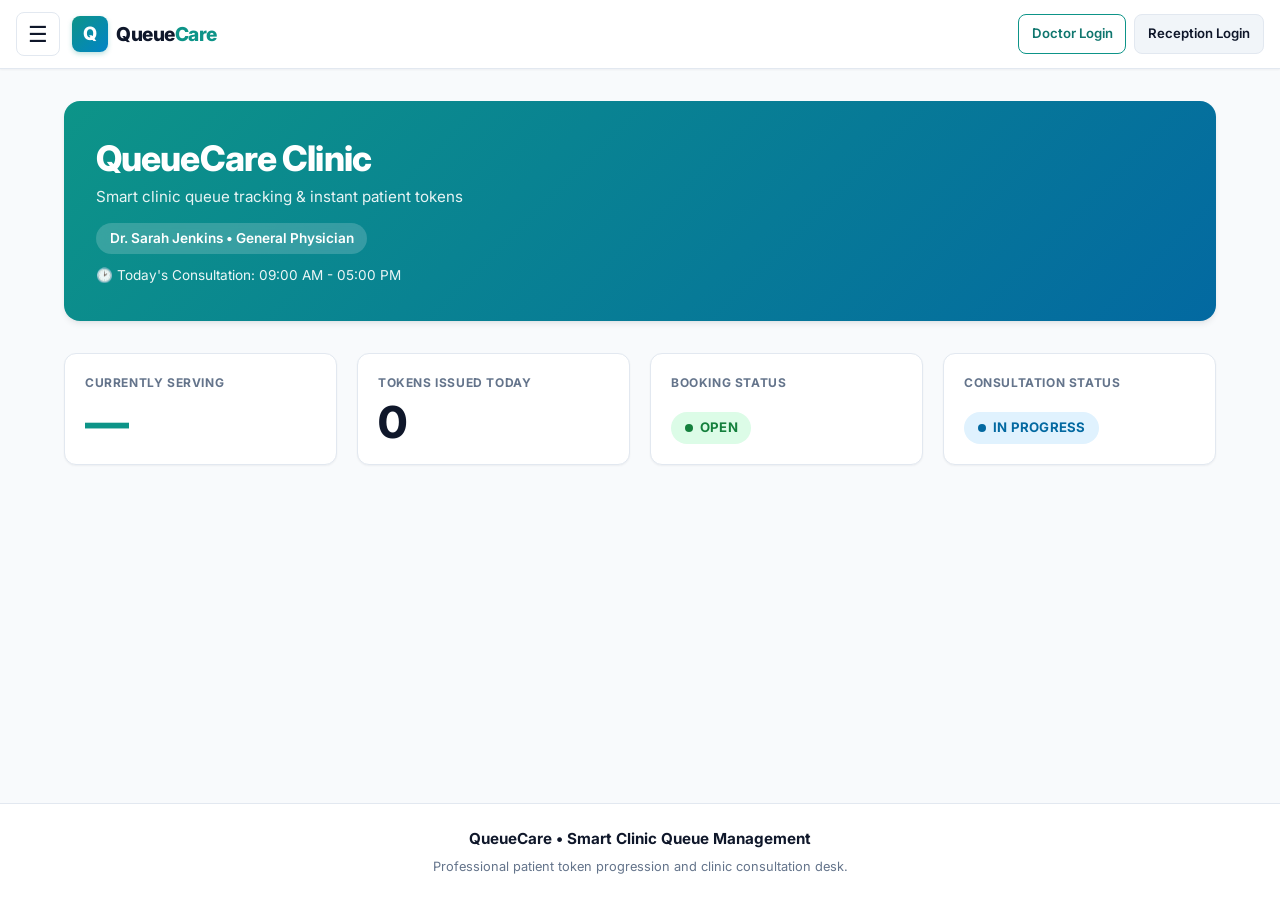
<file: Clinic QueueCare/client/index.html>
<!DOCTYPE html>
<html lang="en">
<head>
    <meta charset="UTF-8">
    <meta name="viewport" content="width=device-width, initial-scale=1.0, maximum-scale=5.0">
    <title>Clinic QueueCare | Smart Clinic Queue Management</title>
    <link rel="stylesheet" href="css/style.css">
    <!-- Socket.IO Client -->
    <script src="https://cdn.socket.io/4.7.5/socket.io.min.js"></script>
</head>
<body>

    <!-- ======================================================================
         PATIENT HEADER (MOBILE-FIRST)
         Left: ☰ Menu Hamburger, QueueCare Logo
         Right: Doctor Login, Reception Login (moves to drawer on small screens)
         ====================================================================== -->
    <header class="patient-header">
        <div class="header-container">
            <div class="header-left">
                <button id="hamburgerBtn" class="hamburger-btn" aria-label="Open Navigation Menu" aria-expanded="false" aria-controls="drawerOverlay">
                    &#9776;
                </button>
                <a href="#home" class="brand-logo-area" onclick="switchView('home')" aria-label="QueueCare Home">
                    <div class="brand-icon">Q</div>
                    <div class="brand-name">Queue<span>Care</span></div>
                </a>
            </div>
            <div class="header-right">
                <a href="doctor-login.html" class="btn-header btn-doctor-login">
                    <span>Doctor Login</span>
                </a>
                <a href="reception-login.html" class="btn-header btn-reception-login">
                    <span>Reception Login</span>
                </a>
                <!-- Mobile Compact Portal Button -->
                <button type="button" class="btn-header btn-mobile-portal btn-secondary" onclick="openDrawerWithFocus('staff')" aria-label="Staff Portals">
                    <span>Staff</span> &#9662;
                </button>
            </div>
        </div>
    </header>

    <!-- ======================================================================
         MOBILE HAMBURGER DRAWER MENU
         Only Patient Navigation: Home, Book Token, My Bookings, Queue Progress
         + Staff Portal Access on Mobile
         ====================================================================== -->
    <div id="drawerOverlay" class="drawer-overlay" role="dialog" aria-modal="true" aria-label="Mobile Navigation">
        <div class="drawer-content">
            <div class="drawer-header">
                <div class="brand-logo-area">
                    <div class="brand-icon">Q</div>
                    <div class="brand-name">Queue<span>Care</span></div>
                </div>
                <button id="drawerCloseBtn" class="drawer-close" aria-label="Close Navigation Menu">&times;</button>
            </div>

            <nav class="drawer-nav">
                <a href="#home" class="drawer-link active" data-view="home">
                    <span class="drawer-link-icon">&#127968;</span>
                    <span>Clinic Home</span>
                </a>
                <a href="#book" class="drawer-link" data-view="book">
                    <span class="drawer-link-icon">&#128197;</span>
                    <span>Book Token</span>
                </a>
                <a href="#my-bookings" class="drawer-link" data-view="my-bookings">
                    <span class="drawer-link-icon">&#128203;</span>
                    <span>My Bookings</span>
                </a>
                <a href="#queue-progress" class="drawer-link" data-view="queue-progress">
                    <span class="drawer-link-icon">&#9201;</span>
                    <span>Queue Progress</span>
                </a>
            </nav>

            <!-- Staff Portal Links for Mobile Viewports -->
            <div class="drawer-staff-section" id="drawerStaffSection">
                <div class="drawer-staff-title">Staff Portals</div>
                <div class="drawer-staff-links">
                    <a href="doctor-login.html" class="drawer-staff-item">
                        <span style="font-size: 1.1rem; color: var(--primary);">&#9877;</span>
                        <span>Doctor Portal</span>
                    </a>
                    <a href="reception-login.html" class="drawer-staff-item">
                        <span style="font-size: 1.1rem; color: var(--accent-emerald);">&#128188;</span>
                        <span>Reception Desk</span>
                    </a>
                </div>
            </div>

            <div class="drawer-footer">
                <div id="drawerTimings" style="font-weight:600; color:var(--text-main);">Hours: 09:00 AM - 05:00 PM</div>
                <div style="margin-top:0.25rem;">Live Real-Time Queue Management</div>
            </div>
        </div>
    </div>

    <!-- ======================================================================
         MAIN CONTENT AREA
         ====================================================================== -->
    <main class="main-content">

        <!-- ==================================================================
             VIEW 1: PATIENT HOME
             Overview ONLY: Clinic Name, Current Serving Token, Tokens Issued,
             Booking Status, Consultation Status
             ================================================================== -->
        <section id="view-home" class="view-section active">
            <div class="clinic-hero">
                <div class="hero-info">
                    <h1 id="homeClinicName">QueueCare Clinic</h1>
                    <div class="hero-tagline">Smart clinic queue tracking &amp; instant patient tokens</div>
                    <div class="hero-doctor-badge">
                        <span id="homeDoctorName">Dr. Sarah Jenkins &bull; General Physician</span>
                    </div>
                    <div id="homeTimings" class="hero-timings">
                        <span>&#128337; Today's Consultation: 09:00 AM - 05:00 PM</span>
                    </div>
                </div>
            </div>

            <!-- 4 Overview Metric Cards -->
            <div class="home-stats-grid">
                <div class="stat-card">
                    <span class="stat-card-label">Currently Serving</span>
                    <div id="homeCurrentToken" class="stat-card-value highlight">—</div>
                </div>

                <div class="stat-card">
                    <span class="stat-card-label">Tokens Issued Today</span>
                    <div id="homeTotalTokens" class="stat-card-value">0</div>
                </div>

                <div class="stat-card">
                    <span class="stat-card-label">Booking Status</span>
                    <div style="margin-top: 0.5rem;">
                        <span id="homeBookingStatus" class="stat-badge badge-open">
                            <span class="status-indicator-dot"></span> OPEN
                        </span>
                    </div>
                </div>

                <div class="stat-card">
                    <span class="stat-card-label">Consultation Status</span>
                    <div style="margin-top: 0.5rem;">
                        <span id="homeConsultationStatus" class="stat-badge badge-in-progress">
                            <span class="status-indicator-dot pulse"></span> IN PROGRESS
                        </span>
                    </div>
                </div>
            </div>

        </section>

        <!-- ==================================================================
             VIEW 2: BOOK TOKEN
             Patient Name & Mobile Number + Rich Success Card Experience
             ================================================================== -->
        <section id="view-book" class="view-section">
            <div class="booking-view-container">
                <div class="card" id="bookingCard">
                    <div class="card-header">
                        <h2>Book Clinic Token</h2>
                        <p>Receive your sequential token instantly. No appointment scheduling or time slots needed.</p>
                    </div>

                    <div id="bookingStatusAlert" class="alert-box alert-success">
                        <strong>Booking Status: OPEN</strong> &bull; Tokens are currently being issued.
                    </div>

                    <!-- Booking Input Form -->
                    <form id="tokenBookingForm" novalidate>
                        <div class="form-group">
                            <label for="patientName" class="form-label">Patient Name</label>
                            <input 
                                type="text" 
                                id="patientName" 
                                class="form-control" 
                                placeholder="Enter full patient name" 
                                maxlength="50" 
                                required
                                autocomplete="name"
                            >
                            <div class="form-hint">3 to 50 characters (letters and spaces only).</div>
                        </div>

                        <div class="form-group">
                            <label for="patientMobile" class="form-label">Mobile Number</label>
                            <input 
                                type="tel" 
                                id="patientMobile" 
                                class="form-control" 
                                placeholder="10-digit mobile number" 
                                maxlength="10" 
                                required
                                autocomplete="tel"
                            >
                            <div class="form-hint">10 numeric digits for token identification.</div>
                        </div>

                        <button type="submit" id="btnSubmitBooking" class="btn-primary">
                            <span>Get Clinic Token</span> &rarr;
                        </button>
                    </form>

                    <!-- Booking Success Experience Card (Shown after successful booking) -->
                    <div id="bookingSuccessCard" class="booking-success-card" style="display: none;">
                        <div class="booking-success-icon">&#10003;</div>
                        <h3 class="booking-success-title">Token Booked Successfully!</h3>
                        <div class="booking-success-patient-name" id="successPatientName">Rahul Kumar</div>

                        <div class="booking-success-token-hero">
                            <small>Your Token</small>
                            <div class="token-num" id="successTokenNum">36</div>
                        </div>

                        <p class="booking-success-notes">Please wait until your token is called in the consultation room.</p>

                        <div class="booking-success-actions">
                            <button type="button" class="btn-primary" id="btnSuccessViewReceipt">
                                &#128196; View Receipt
                            </button>
                            <button type="button" class="btn-secondary" id="btnSuccessTrackQueue">
                                &#9201; Track Queue
                            </button>
                            <button type="button" class="btn-secondary" id="btnSuccessBookAnother" style="background:#f1f5f9;">
                                Book Another
                            </button>
                        </div>
                    </div>

                </div>
            </div>
        </section>

        <!-- ==================================================================
             VIEW 3: MY BOOKINGS
             Renders ALL browser-associated bookings (never just bookings[0])
             ================================================================== -->
        <section id="view-my-bookings" class="view-section">
            <div class="my-bookings-container">
                <div class="section-title-bar">
                    <div>
                        <h2>My Clinic Tokens</h2>
                        <div style="font-size:0.85rem; color:var(--text-muted); margin-top:0.15rem;">All tokens booked from this browser today</div>
                    </div>
                    <div style="display:flex; align-items:center; gap:0.5rem; flex-wrap:wrap;">
                        <button type="button" id="btnClearExpiredTokens" class="btn-secondary" style="display:none; font-size:0.85rem;" onclick="clearExpiredTokens()">
                            &#128465; Clear Expired Tokens
                        </button>
                        <a href="#book" class="btn-secondary" onclick="switchView('book')">
                            + New Booking
                        </a>
                    </div>
                </div>
                <div id="myBookingsList">
                    <!-- Populated dynamically by patient.js -->
                </div>
            </div>
        </section>

        <!-- ==================================================================
             VIEW 4: QUEUE PROGRESS
             The ONLY patient page for detailed live queue tracking
             ================================================================== -->
        <section id="view-queue-progress" class="view-section">
            <div class="queue-progress-container">
                
                <div class="token-selector-bar">
                    <div class="token-selector-left">
                        <label for="progressTokenSelect" style="font-weight: 700; font-size: 0.9rem; color: var(--text-main);">
                            Select Patient:
                        </label>
                        <select id="progressTokenSelect" class="form-control" style="width: 100%; max-width: 300px;">
                            <!-- Populated dynamically with browser tokens -->
                        </select>
                    </div>
                    <div style="font-size: 0.8rem; color: var(--text-muted); display:flex; align-items:center; gap:0.4rem;">
                        <span class="status-indicator-dot pulse" style="color: var(--primary);"></span>
                        <span>Live real-time queue sync</span>
                    </div>
                </div>

                <div id="progStatusBanner" class="alert-box alert-warning">
                    <strong>Queue in Progress</strong> &bull; Tracking live consultation progress.
                </div>

                <!-- 4 Live Progress Metrics -->
                <div class="progress-hero-grid">
                    <div class="progress-metric-card">
                        <div class="progress-metric-label">Your Token</div>
                        <div id="progYourToken" class="progress-metric-value highlight" style="color: var(--primary);">—</div>
                    </div>
                    <div class="progress-metric-card">
                        <div class="progress-metric-label">Currently Serving</div>
                        <div id="progCurrentlyServing" class="progress-metric-value">—</div>
                    </div>
                    <div class="progress-metric-card">
                        <div class="progress-metric-label">Patients Ahead</div>
                        <div id="progPatientsAhead" class="progress-metric-value" style="color: var(--status-waiting);">—</div>
                    </div>
                    <div class="progress-metric-card">
                        <div class="progress-metric-label">Queue Position</div>
                        <div id="progQueuePosition" class="progress-metric-value">—</div>
                    </div>
                </div>

                <!-- Live Queue Flow Timeline -->
                <div class="timeline-card">
                    <h3>Live Queue Flow</h3>
                    <div id="progLiveQueueFlow" class="live-queue-tokens-flow">
                        <!-- Populated dynamically -->
                    </div>
                </div>

                <!-- Recently Completed Tokens -->
                <div class="timeline-card">
                    <h3>Recently Completed Today</h3>
                    <div id="progRecentlyCompletedList">
                        <!-- Populated dynamically -->
                    </div>
                </div>

            </div>
        </section>

    </main>

    <!-- ======================================================================
         PATIENT FOOTER
         ====================================================================== -->
    <footer class="patient-footer">
        <div class="footer-content">
            <div class="footer-brand">QueueCare &bull; Smart Clinic Queue Management</div>
            <div class="footer-desc">Professional patient token progression and clinic consultation desk.</div>
        </div>
    </footer>

    <!-- ======================================================================
         DIGITAL RECEIPT MODAL (320px SAFE & PRINT READY)
         ====================================================================== -->
    <div id="receiptModal" class="modal-backdrop" role="dialog" aria-modal="true" aria-labelledby="receiptClinicName">
        <div class="modal-window">
            <div class="receipt-slip" id="printableReceipt">
                <div class="receipt-header">
                    <div class="receipt-logo" id="receiptClinicName">QUEUECARE CLINIC</div>
                    <div class="receipt-sub">Smart Clinic Queue System</div>
                    <div class="receipt-sub" id="receiptDoctor" style="margin-top:4px; font-weight:600;">Dr. Sarah Jenkins</div>
                </div>

                <div class="receipt-token-hero">
                    <small>PATIENT TOKEN</small>
                    <h1 id="receiptTokenNum">--</h1>
                </div>

                <table class="receipt-details-table">
                    <tr>
                        <td>Patient:</td>
                        <td id="receiptPatientName">--</td>
                    </tr>
                    <tr>
                        <td>Mobile:</td>
                        <td id="receiptMobile">--</td>
                    </tr>
                    <tr>
                        <td>Date:</td>
                        <td id="receiptDate">--</td>
                    </tr>
                    <tr>
                        <td>Time:</td>
                        <td id="receiptTime">--</td>
                    </tr>
                    <tr>
                        <td>Source:</td>
                        <td id="receiptSource">Patient</td>
                    </tr>
                    <tr>
                        <td>Status:</td>
                        <td id="receiptStatus">Waiting</td>
                    </tr>
                </table>

                <div class="receipt-footer-notes">
                    <p>Please wait for your token to be called on the display.</p>
                    <p style="margin-top: 4px;">Thank you for your patience.</p>
                </div>
            </div>

            <div class="modal-actions-bar">
                <button type="button" class="btn-secondary" onclick="printReceipt()">
                    &#128424; Print Receipt
                </button>
                <button type="button" class="btn-secondary" onclick="downloadReceiptPdf()">
                    &#128190; Download PDF
                </button>
                <button type="button" class="btn-secondary" style="background:#f1f5f9;" onclick="closeReceiptModal()">
                    Close
                </button>
            </div>
        </div>
    </div>

    <!-- Scripts -->
    <script src="js/app.js"></script>
    <script src="js/patient.js"></script>
</body>
</html>
</file>
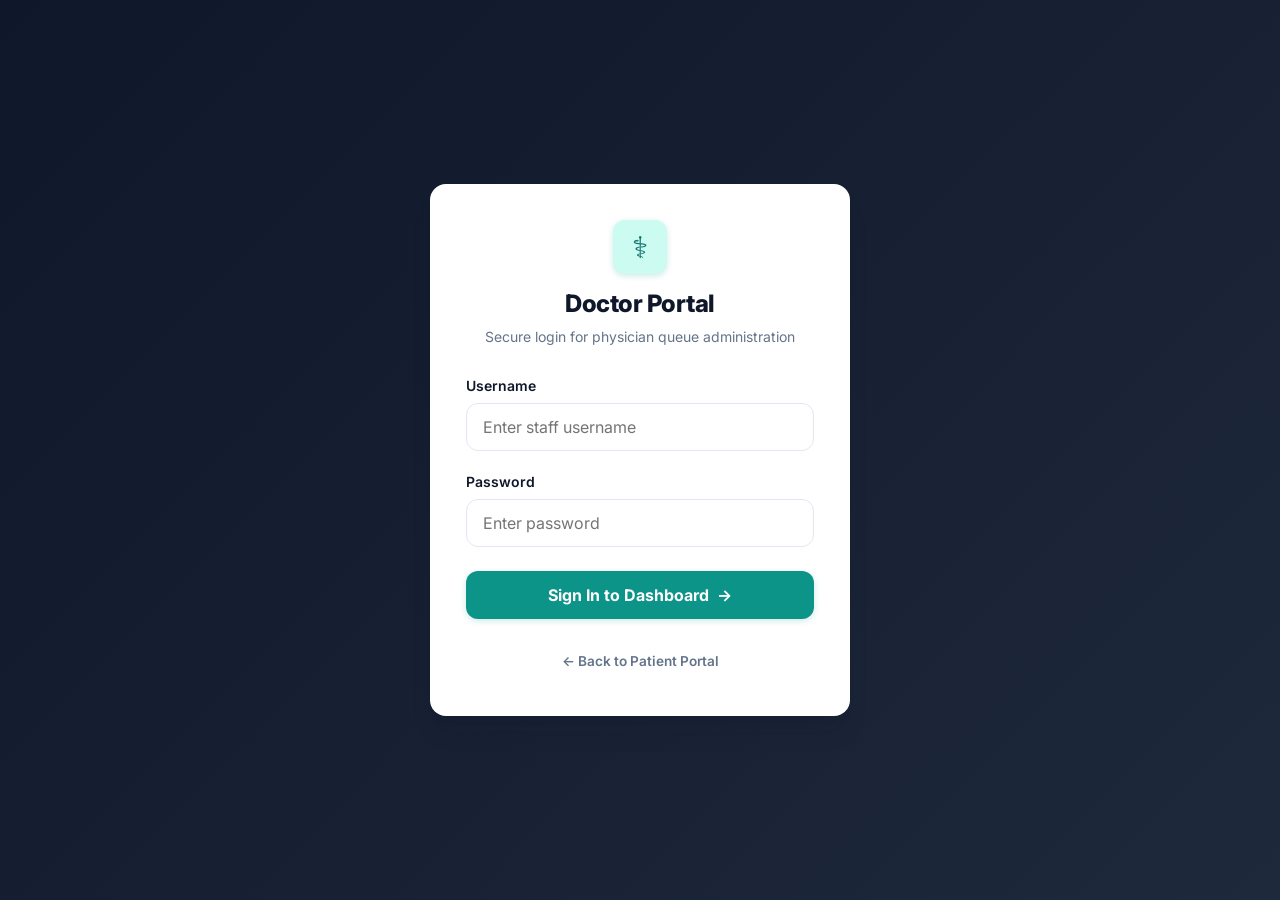
<file: Clinic QueueCare/client/doctor-login.html>
<!DOCTYPE html>
<html lang="en">
<head>
    <meta charset="UTF-8">
    <meta name="viewport" content="width=device-width, initial-scale=1.0, maximum-scale=5.0">
    <title>Doctor Portal Login | Clinic QueueCare</title>
    <link rel="stylesheet" href="css/style.css">
    <style>
        .login-page {
            min-height: 100vh;
            min-height: 100dvh;
            display: flex;
            align-items: center;
            justify-content: center;
            background: linear-gradient(135deg, #0f172a 0%, #1e293b 100%);
            padding: 1.25rem;
            width: 100%;
        }
        .login-card {
            background-color: #ffffff;
            border-radius: var(--radius-lg);
            max-width: 420px;
            width: 100%;
            padding: 1.75rem 1.5rem;
            box-shadow: var(--shadow-xl);
            min-width: 0;
        }
        @media (min-width: 480px) {
            .login-card {
                padding: 2.25rem;
            }
        }
        .login-header {
            text-align: center;
            margin-bottom: 1.75rem;
        }
        .login-header .icon {
            width: 54px;
            height: 54px;
            background-color: var(--primary-light);
            color: var(--primary-dark);
            border-radius: var(--radius-md);
            display: inline-flex;
            align-items: center;
            justify-content: center;
            font-size: 1.85rem;
            margin-bottom: 0.75rem;
            box-shadow: 0 2px 6px rgba(13, 148, 136, 0.2);
        }
        .login-header h2 {
            font-size: 1.5rem;
            font-weight: 800;
            color: var(--text-main);
            letter-spacing: -0.02em;
        }
        .login-header p {
            color: var(--text-muted);
            font-size: 0.875rem;
            margin-top: 0.25rem;
        }
        .back-link {
            display: block;
            text-align: center;
            margin-top: 1.5rem;
            font-size: 0.85rem;
            color: var(--text-muted);
            text-decoration: none;
            font-weight: 600;
            transition: var(--transition-fast);
            padding: 0.5rem;
        }
        .back-link:hover {
            color: var(--primary);
        }
    </style>
</head>
<body class="login-page">

    <div class="login-card">
        <div class="login-header">
            <div class="icon">&#9877;</div>
            <h2>Doctor Portal</h2>
            <p>Secure login for physician queue administration</p>
        </div>

        <div id="loginAlert" class="alert-box alert-danger" style="display: none;" role="alert"></div>

        <form id="doctorLoginForm" novalidate>
            <div class="form-group">
                <label for="username" class="form-label">Username</label>
                <input 
                    type="text" 
                    id="username" 
                    class="form-control" 
                    placeholder="Enter staff username" 
                    required 
                    autocomplete="username"
                    autocapitalize="none"
                >
            </div>

            <div class="form-group">
                <label for="password" class="form-label">Password</label>
                <input 
                    type="password" 
                    id="password" 
                    class="form-control" 
                    placeholder="Enter password" 
                    required 
                    autocomplete="current-password"
                >
            </div>

            <button type="submit" id="btnLogin" class="btn-primary" style="margin-top: 1.5rem;">
                <span>Sign In to Dashboard</span> &rarr;
            </button>
        </form>

        <a href="index.html" class="back-link">&larr; Back to Patient Portal</a>
    </div>

    <script src="js/app.js"></script>
    <script>
        document.getElementById('doctorLoginForm').addEventListener('submit', async (e) => {
            e.preventDefault();
            const alertBox = document.getElementById('loginAlert');
            const submitBtn = document.getElementById('btnLogin');
            const usernameInput = document.getElementById('username');
            const passwordInput = document.getElementById('password');
            const username = usernameInput.value.trim();
            const password = passwordInput.value;

            if (!username || !password) {
                alertBox.textContent = 'Please enter both username and password.';
                alertBox.style.display = 'flex';
                return;
            }

            alertBox.style.display = 'none';
            submitBtn.disabled = true;
            submitBtn.innerHTML = '<span>Verifying credentials...</span>';

            try {
                const res = await fetch(`${API_BASE}/api/auth/doctor/login`, {
                    method: 'POST',
                    headers: { 'Content-Type': 'application/json' },
                    credentials: 'include',
                    body: JSON.stringify({ username, password })
                });

                const data = await res.json();
                if (data.success) {
                    window.location.href = 'doctor.html';
                } else {
                    alertBox.textContent = data.error || 'Authentication failed. Please check your credentials.';
                    alertBox.style.display = 'flex';
                    submitBtn.disabled = false;
                    submitBtn.innerHTML = '<span>Sign In to Dashboard</span> &rarr;';
                }
            } catch (err) {
                alertBox.textContent = 'Unable to connect to QueueCare server. Please ensure the backend is running.';
                alertBox.style.display = 'flex';
                submitBtn.disabled = false;
                submitBtn.innerHTML = '<span>Sign In to Dashboard</span> &rarr;';
            }
        });
    </script>
</body>
</html>
</file>
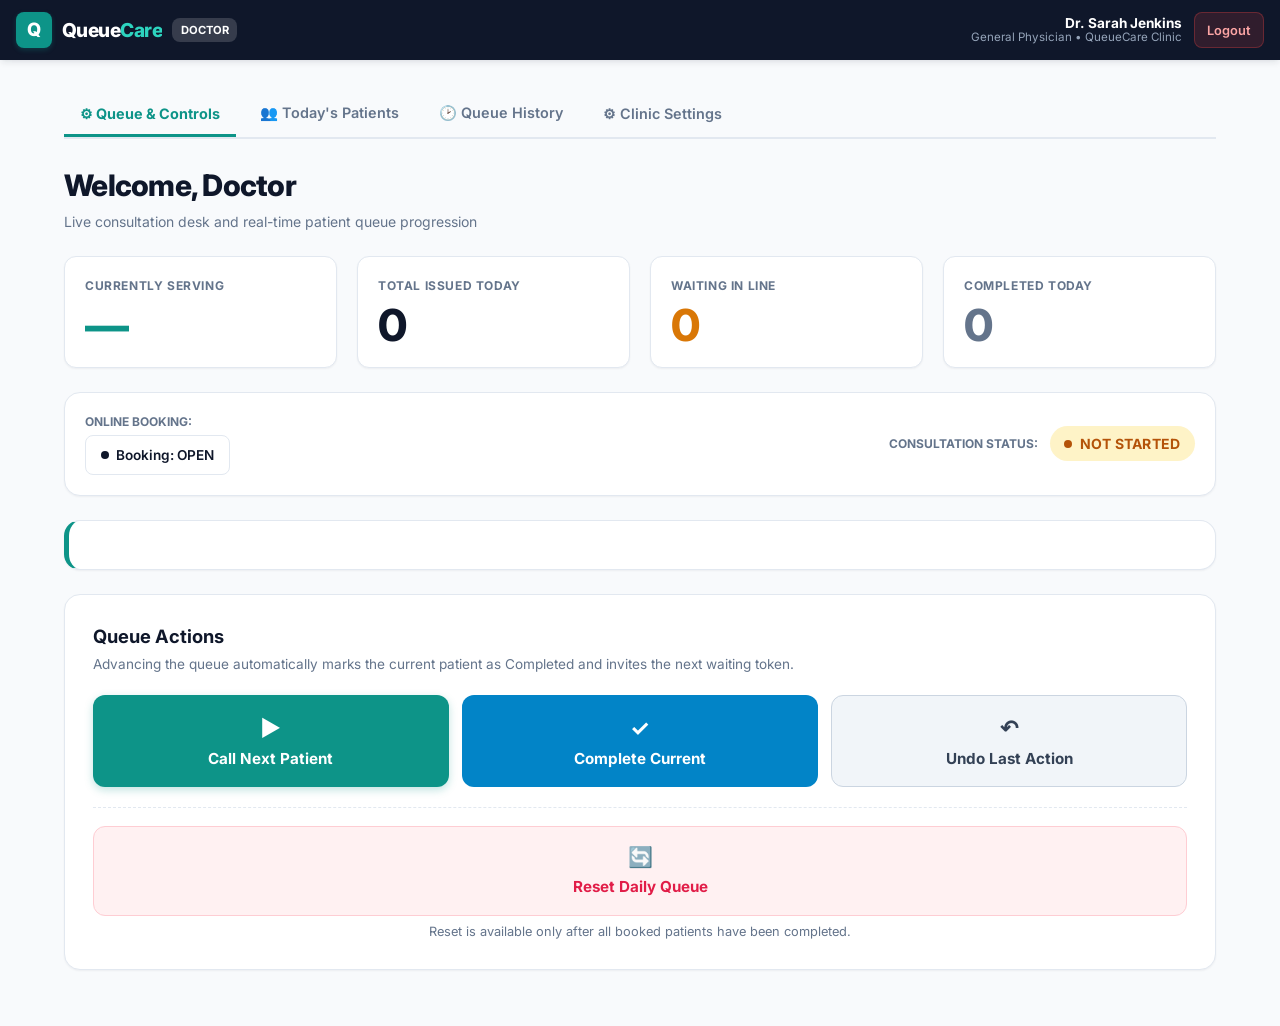
<file: Clinic QueueCare/client/doctor.html>
<!DOCTYPE html>
<html lang="en">
<head>
    <meta charset="UTF-8">
    <meta name="viewport" content="width=device-width, initial-scale=1.0, maximum-scale=5.0">
    <title>Doctor Dashboard | Clinic QueueCare</title>
    <link rel="stylesheet" href="css/style.css">
    <script src="https://cdn.socket.io/4.7.5/socket.io.min.js"></script>
    <style>
        .doctor-layout-header {
            display: flex;
            align-items: center;
            justify-content: space-between;
            margin-bottom: 1.5rem;
            flex-wrap: wrap;
            gap: 1rem;
        }
        .doctor-welcome h1 {
            font-size: clamp(1.3rem, 3.5vw, 1.85rem);
            font-weight: 800;
            color: var(--text-main);
            letter-spacing: -0.025em;
        }
        .doctor-welcome p {
            color: var(--text-muted);
            font-size: 0.875rem;
            margin-top: 0.2rem;
        }
        .doctor-mobile-menu-btn {
            display: flex;
            align-items: center;
            justify-content: center;
            background: rgba(255, 255, 255, 0.15);
            border: 1px solid rgba(255, 255, 255, 0.25);
            color: #ffffff;
            width: 40px;
            height: 40px;
            border-radius: var(--radius-sm);
            cursor: pointer;
            font-size: 1.25rem;
        }
        @media (min-width: 768px) {
            .doctor-mobile-menu-btn {
                display: none;
            }
        }
        @media (max-width: 767px) {
            .doctor-nav-tabs {
                display: none; /* Mobile uses drawer navigation */
            }
        }
    </style>
</head>
<body>

    <!-- Staff Header -->
    <header class="staff-header">
        <div class="header-container">
            <div style="display:flex; align-items:center; gap:0.6rem; min-width: 0;">
                <button type="button" id="docHamburgerBtn" class="doctor-mobile-menu-btn" aria-label="Open Navigation Menu">
                    &#9776;
                </button>
                <a href="doctor.html" class="staff-brand" aria-label="Doctor Panel Home">
                    <div class="brand-icon" style="background:#0d9488;">Q</div>
                    <span class="brand-name" style="color:#ffffff;">Queue<span style="color:#2dd4bf;">Care</span></span>
                </a>
                <span class="staff-badge-role">Doctor</span>
            </div>

            <div class="staff-user-menu">
                <div class="staff-profile-chip">
                    <div class="name" id="docProfileName">Dr. Sarah Jenkins</div>
                    <div class="role"><span id="docProfileSpec">General Physician</span> &bull; <span id="docClinicName">QueueCare Clinic</span></div>
                </div>
                <button type="button" id="btnDoctorLogout" class="btn-logout">Logout</button>
            </div>
        </div>
    </header>

    <!-- Mobile Doctor Navigation Drawer -->
    <div id="docDrawerOverlay" class="drawer-overlay" role="dialog" aria-modal="true" aria-label="Doctor Navigation">
        <div class="drawer-content">
            <div class="drawer-header">
                <div class="brand-logo-area">
                    <div class="brand-icon" style="background:#0d9488;">Q</div>
                    <div class="brand-name">Doctor<span>Panel</span></div>
                </div>
                <button id="docDrawerCloseBtn" class="drawer-close" aria-label="Close Navigation Menu">&times;</button>
            </div>
            <nav class="drawer-nav">
                <button type="button" class="drawer-link active doc-drawer-tab" data-tab="tab-queue" style="width:100%; border:none; background:none; cursor:pointer; text-align:left;">
                    <span class="drawer-link-icon">&#9881;</span>
                    <span>Queue &amp; Controls</span>
                </button>
                <button type="button" class="drawer-link doc-drawer-tab" data-tab="tab-today" style="width:100%; border:none; background:none; cursor:pointer; text-align:left;">
                    <span class="drawer-link-icon">&#128101;</span>
                    <span>Today's Patients</span>
                </button>
                <button type="button" class="drawer-link doc-drawer-tab" data-tab="tab-history" style="width:100%; border:none; background:none; cursor:pointer; text-align:left;">
                    <span class="drawer-link-icon">&#128337;</span>
                    <span>Queue History</span>
                </button>
                <button type="button" class="drawer-link doc-drawer-tab" data-tab="tab-settings" style="width:100%; border:none; background:none; cursor:pointer; text-align:left;">
                    <span class="drawer-link-icon">&#9881;</span>
                    <span>Clinic Settings</span>
                </button>
            </nav>
            <div class="drawer-footer">
                <a href="index.html" class="drawer-link" style="padding:0.5rem 0; font-size:0.85rem; color:var(--text-muted);">
                    &larr; Switch to Patient Portal
                </a>
            </div>
        </div>
    </div>

    <!-- Main Content Area -->
    <main class="main-content">

        <!-- Navigation Tabs (Visible on Tablet & Desktop) -->
        <nav class="doctor-nav-tabs" aria-label="Doctor Dashboard Tabs">
            <button class="doctor-tab-btn active" data-tab="tab-queue">&#9881; Queue &amp; Controls</button>
            <button class="doctor-tab-btn" data-tab="tab-today">&#128101; Today's Patients</button>
            <button class="doctor-tab-btn" data-tab="tab-history">&#128337; Queue History</button>
            <button class="doctor-tab-btn" data-tab="tab-settings">&#9881; Clinic Settings</button>
        </nav>

        <!-- ==============================================================
             TAB 1: QUEUE & CONTROLS
             ============================================================== -->
        <section id="tab-queue" class="doctor-tab-pane active">

            <!-- Welcome Header -->
            <div class="doctor-layout-header">
                <div class="doctor-welcome">
                    <h1 id="docWelcomeTitle">Welcome, Doctor</h1>
                    <p>Live consultation desk and real-time patient queue progression</p>
                </div>
            </div>

            <!-- 4 Statistic Cards (Mobile 2x2, Tablet/Desktop 4x1) -->
            <div class="home-stats-grid" style="margin-bottom: 1.5rem;">
                <div class="stat-card">
                    <span class="stat-card-label">Currently Serving</span>
                    <div id="docCurrentToken" class="stat-card-value highlight">—</div>
                </div>
                <div class="stat-card">
                    <span class="stat-card-label">Total Issued Today</span>
                    <div id="docTotalTokens" class="stat-card-value">0</div>
                </div>
                <div class="stat-card">
                    <span class="stat-card-label">Waiting in Line</span>
                    <div id="docWaitingCount" class="stat-card-value" style="color:var(--status-waiting);">0</div>
                </div>
                <div class="stat-card">
                    <span class="stat-card-label">Completed Today</span>
                    <div id="docCompletedCount" class="stat-card-value" style="color:var(--text-muted);">0</div>
                </div>
            </div>

            <!-- Operational Status Controls Bar -->
            <div class="card" style="margin-bottom: 1.5rem; padding: 1.25rem; display:flex; align-items:center; justify-content:space-between; flex-wrap:wrap; gap:1rem;">
                <div style="display:flex; align-items:center; gap:0.75rem; flex-wrap:wrap;">
                    <div>
                        <span style="font-size:0.75rem; text-transform:uppercase; font-weight:700; color:var(--text-muted); display:block; margin-bottom:0.25rem;">Online Booking:</span>
                        <button type="button" id="btnToggleBooking" class="btn-secondary">
                            <span class="status-indicator-dot"></span> Booking: OPEN
                        </button>
                    </div>
                </div>

                <div style="display:flex; align-items:center; gap:0.75rem; flex-wrap:wrap; min-width: 0;">
                    <span style="font-size:0.75rem; text-transform:uppercase; font-weight:700; color:var(--text-muted); display:block;">Consultation Status:</span>
                    <span id="docConsultationStatusBadge" class="stat-badge badge-not-started" style="font-size:0.875rem; padding:0.45rem 0.9rem;">
                        <span class="status-indicator-dot"></span> NOT STARTED
                    </span>
                </div>
            </div>

            <!-- Current Serving Patient Card -->
            <div class="card" style="margin-bottom: 1.5rem; border-left: 5px solid var(--primary); padding: 1.5rem;">
                <div id="currentPatientContainer">
                    <!-- Populated dynamically -->
                </div>
            </div>

            <!-- Queue Advancement Controls Card -->
            <div class="controls-card">
                <h3 style="font-size:1.15rem; font-weight:700; margin-bottom:0.25rem;">Queue Actions</h3>
                <p style="color:var(--text-muted); font-size:0.85rem;">Advancing the queue automatically marks the current patient as Completed and invites the next waiting token.</p>

                <div class="doctor-actions-grid">
                    <button type="button" id="btnCallNext" class="btn-control btn-control-next">
                        <span style="font-size: 1.4rem;">&#9654;</span>
                        <span>Call Next Patient</span>
                    </button>

                    <button type="button" id="btnCompleteCurrent" class="btn-control btn-control-complete">
                        <span style="font-size: 1.4rem;">&#10003;</span>
                        <span>Complete Current</span>
                    </button>

                    <button type="button" id="btnUndoAction" class="btn-control btn-control-undo">
                        <span style="font-size: 1.4rem;">&#8630;</span>
                        <span>Undo Last Action</span>
                    </button>
                </div>

                <!-- Reset Daily Queue Action -->
                <div class="queue-reset-container" style="margin-top: 1.25rem; padding-top: 1.1rem; border-top: 1px dashed var(--border-color);">
                    <div style="display: flex; flex-direction: column; gap: 0.4rem;">
                        <button type="button" id="btnResetQueue" class="btn-control btn-control-reset">
                            <span style="font-size: 1.25rem;">&#128260;</span>
                            <span>Reset Daily Queue</span>
                        </button>
                        <p id="resetButtonHint" style="color:var(--text-muted); font-size:0.8rem; margin:0; text-align:center;">
                            Reset is available only after all booked patients have been completed.
                        </p>
                    </div>
                </div>
            </div>

        </section>

        <!-- ==============================================================
             TAB 2: TODAY'S PATIENTS
             ============================================================== -->
        <section id="tab-today" class="doctor-tab-pane">
            <div class="data-table-container">
                <div class="data-table-header">
                    <div>
                        <h3>Today's Patient Roster</h3>
                        <div style="font-size:0.85rem; color:var(--text-muted);">Real-time registered patients today</div>
                    </div>
                </div>
                <div class="table-responsive">
                    <table class="data-table">
                        <thead>
                            <tr>
                                <th>Token</th>
                                <th>Session</th>
                                <th>Patient Name</th>
                                <th>Mobile</th>
                                <th>Status</th>
                                <th>Source</th>
                                <th>Booking Time</th>
                            </tr>
                        </thead>
                        <tbody id="todayPatientsTbody">
                            <!-- Populated dynamically -->
                        </tbody>
                    </table>
                </div>
            </div>
        </section>

        <!-- ==============================================================
             TAB 3: QUEUE HISTORY
             ============================================================== -->
        <section id="tab-history" class="doctor-tab-pane">
            <div class="data-table-container">
                <div class="data-table-header" style="flex-wrap: wrap; gap: 1rem; align-items: center; justify-content: space-between;">
                    <div>
                        <h3>Queue Action Audit History</h3>
                        <div style="font-size:0.85rem; color:var(--text-muted);">Recorded sequence of consultation events across clinic sessions</div>
                    </div>
                    <div class="history-filter-controls" style="display: flex; align-items: center; gap: 0.5rem; flex-wrap: wrap;">
                        <label for="historyDateInput" style="font-size: 0.85rem; font-weight: 600; color: var(--text-main); white-space: nowrap;">Visit Date:</label>
                        <input type="date" id="historyDateInput" class="form-control" style="width: auto; min-height: 40px; padding: 0.4rem 0.6rem; font-size: 0.85rem;">
                        <button type="button" id="btnFilterHistory" class="btn-primary" style="min-height: 40px; padding: 0.45rem 0.9rem; font-size: 0.85rem;">View History</button>
                        <button type="button" id="btnResetHistoryFilter" class="btn-secondary" style="min-height: 40px; padding: 0.45rem 0.85rem; font-size: 0.85rem;">All Dates</button>
                    </div>
                </div>
                <div class="table-responsive">
                    <table class="data-table">
                        <thead>
                            <tr>
                                <th>Visit Date</th>
                                <th>Token</th>
                                <th>Patient Name</th>
                                <th>Mobile</th>
                                <th>Source</th>
                                <th>Started At</th>
                                <th>Completed At</th>
                                <th>Action / Status</th>
                            </tr>
                        </thead>
                        <tbody id="historyTbody">
                            <!-- Populated dynamically -->
                        </tbody>
                    </table>
                </div>
            </div>
        </section>

        <!-- ==============================================================
             TAB 4: CLINIC SETTINGS
             ============================================================== -->
        <section id="tab-settings" class="doctor-tab-pane">
            <div class="card" style="max-width: 680px; margin: 0 auto;">
                <div class="card-header">
                    <h2>Clinic &amp; Doctor Configuration</h2>
                    <p>Changes saved here update across patient views, headers, receipts, and reception in real-time.</p>
                </div>

                <form id="clinicSettingsForm" novalidate>
                    <div class="form-group">
                        <label for="setClinicName" class="form-label">Clinic Name</label>
                        <input type="text" id="setClinicName" class="form-control" required>
                    </div>

                    <div style="display: grid; grid-template-columns: repeat(auto-fit, minmax(240px, 1fr)); gap: 1rem;">
                        <div class="form-group">
                            <label for="setDoctorName" class="form-label">Doctor Name</label>
                            <input type="text" id="setDoctorName" class="form-control" required>
                        </div>
                        <div class="form-group">
                            <label for="setDoctorSpec" class="form-label">Specialization</label>
                            <input type="text" id="setDoctorSpec" class="form-control" required>
                        </div>
                    </div>

                    <div style="display: grid; grid-template-columns: repeat(auto-fit, minmax(240px, 1fr)); gap: 1rem;">
                        <div class="form-group">
                            <label for="setStartTime" class="form-label">Clinic Start Time</label>
                            <input type="time" id="setStartTime" class="form-control" required>
                        </div>
                        <div class="form-group">
                            <label for="setEndTime" class="form-label">Clinic End Time</label>
                            <input type="time" id="setEndTime" class="form-control" required>
                        </div>
                    </div>

                    <div class="form-group">
                        <label for="setDailyLimit" class="form-label">Daily Token Limit</label>
                        <input type="number" id="setDailyLimit" class="form-control" min="1" max="500" required>
                        <div class="form-hint">Maximum number of patient tokens issued per clinic day.</div>
                    </div>

                    <button type="submit" id="btnSaveSettings" class="btn-primary" style="margin-top: 1rem;">
                        Save &amp; Broadcast Clinic Settings
                    </button>
                </form>
            </div>
        </section>

        <!-- Reset Daily Queue Confirmation Modal -->
        <div id="resetConfirmModal" class="modal-backdrop" role="dialog" aria-modal="true" aria-labelledby="resetModalTitle">
            <div class="modal-window" style="max-width: 440px;">
                <div style="padding: 1.5rem 1.5rem 1rem;">
                    <div style="display: flex; align-items: center; gap: 0.75rem; margin-bottom: 0.75rem;">
                        <div style="width: 42px; height: 42px; min-width: 42px; border-radius: 50%; background-color: #fee2e2; color: #dc2626; display: flex; align-items: center; justify-content: center; font-size: 1.35rem; font-weight: bold;">
                            &#9888;
                        </div>
                        <h3 id="resetModalTitle" style="font-size: 1.2rem; font-weight: 700; color: var(--text-main); margin: 0;">Reset Daily Queue?</h3>
                    </div>
                    <p style="font-size: 0.9rem; color: var(--text-muted); line-height: 1.5; margin: 0 0 0.5rem;">
                        All patients in the current queue have been completed.
                    </p>
                    <p style="font-size: 0.9rem; color: var(--text-muted); line-height: 1.5; margin: 0;">
                        This will start a new queue session from <strong>Token 1</strong>. Previous patient history will be preserved.
                    </p>
                </div>
                <div class="modal-actions-bar" style="padding: 1rem 1.5rem; gap: 0.75rem;">
                    <button type="button" id="btnCancelReset" class="btn-secondary" style="min-height: 42px;">Cancel</button>
                    <button type="button" id="btnConfirmReset" class="btn-primary" style="background-color: #dc2626; border-color: #dc2626; min-height: 42px;">
                        Reset Queue
                    </button>
                </div>
            </div>
        </div>

    </main>

    <script src="js/app.js"></script>
    <script src="js/doctor.js"></script>
</body>
</html>
</file>
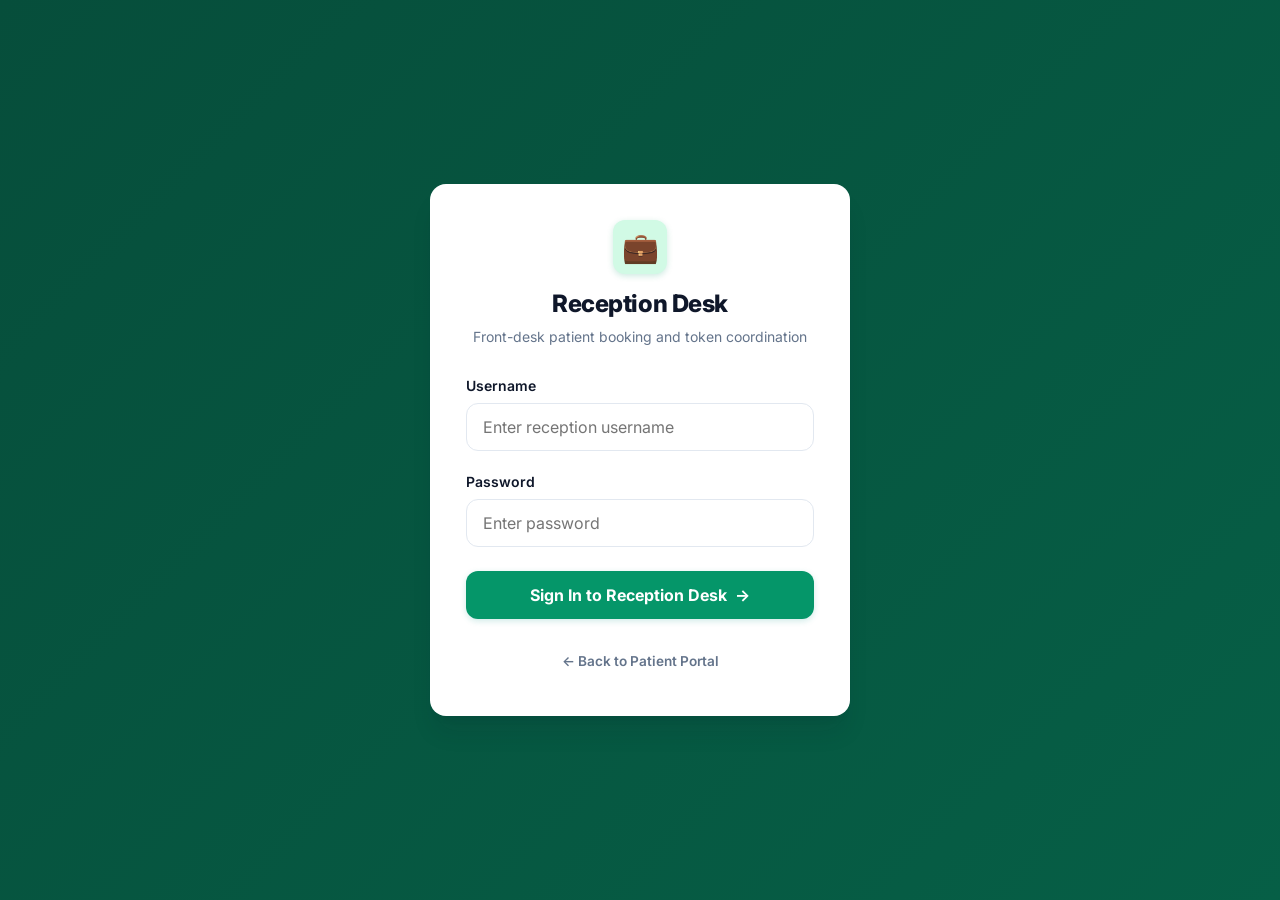
<file: Clinic QueueCare/client/reception-login.html>
<!DOCTYPE html>
<html lang="en">
<head>
    <meta charset="UTF-8">
    <meta name="viewport" content="width=device-width, initial-scale=1.0, maximum-scale=5.0">
    <title>Reception Desk Login | Clinic QueueCare</title>
    <link rel="stylesheet" href="css/style.css">
    <style>
        .login-page {
            min-height: 100vh;
            min-height: 100dvh;
            display: flex;
            align-items: center;
            justify-content: center;
            background: linear-gradient(135deg, #064e3b 0%, #065f46 100%);
            padding: 1.25rem;
            width: 100%;
        }
        .login-card {
            background-color: #ffffff;
            border-radius: var(--radius-lg);
            max-width: 420px;
            width: 100%;
            padding: 1.75rem 1.5rem;
            box-shadow: var(--shadow-xl);
            min-width: 0;
        }
        @media (min-width: 480px) {
            .login-card {
                padding: 2.25rem;
            }
        }
        .login-header {
            text-align: center;
            margin-bottom: 1.75rem;
        }
        .login-header .icon {
            width: 54px;
            height: 54px;
            background-color: #d1fae5;
            color: #065f46;
            border-radius: var(--radius-md);
            display: inline-flex;
            align-items: center;
            justify-content: center;
            font-size: 1.85rem;
            margin-bottom: 0.75rem;
            box-shadow: 0 2px 6px rgba(5, 150, 105, 0.2);
        }
        .login-header h2 {
            font-size: 1.5rem;
            font-weight: 800;
            color: var(--text-main);
            letter-spacing: -0.02em;
        }
        .login-header p {
            color: var(--text-muted);
            font-size: 0.875rem;
            margin-top: 0.25rem;
        }
        .back-link {
            display: block;
            text-align: center;
            margin-top: 1.5rem;
            font-size: 0.85rem;
            color: var(--text-muted);
            text-decoration: none;
            font-weight: 600;
            transition: var(--transition-fast);
            padding: 0.5rem;
        }
        .back-link:hover {
            color: var(--accent-emerald);
        }
    </style>
</head>
<body class="login-page">

    <div class="login-card">
        <div class="login-header">
            <div class="icon">&#128188;</div>
            <h2>Reception Desk</h2>
            <p>Front-desk patient booking and token coordination</p>
        </div>

        <div id="loginAlert" class="alert-box alert-danger" style="display: none;" role="alert"></div>

        <form id="receptionLoginForm" novalidate>
            <div class="form-group">
                <label for="username" class="form-label">Username</label>
                <input 
                    type="text" 
                    id="username" 
                    class="form-control" 
                    placeholder="Enter reception username" 
                    required 
                    autocomplete="username"
                    autocapitalize="none"
                >
            </div>

            <div class="form-group">
                <label for="password" class="form-label">Password</label>
                <input 
                    type="password" 
                    id="password" 
                    class="form-control" 
                    placeholder="Enter password" 
                    required 
                    autocomplete="current-password"
                >
            </div>

            <button type="submit" id="btnLogin" class="btn-primary" style="margin-top: 1.5rem; background-color: var(--accent-emerald);">
                <span>Sign In to Reception Desk</span> &rarr;
            </button>
        </form>

        <a href="index.html" class="back-link">&larr; Back to Patient Portal</a>
    </div>

    <script src="js/app.js"></script>
    <script>
        document.getElementById('receptionLoginForm').addEventListener('submit', async (e) => {
            e.preventDefault();
            const alertBox = document.getElementById('loginAlert');
            const submitBtn = document.getElementById('btnLogin');
            const usernameInput = document.getElementById('username');
            const passwordInput = document.getElementById('password');
            const username = usernameInput.value.trim();
            const password = passwordInput.value;

            if (!username || !password) {
                alertBox.textContent = 'Please enter both username and password.';
                alertBox.style.display = 'flex';
                return;
            }

            alertBox.style.display = 'none';
            submitBtn.disabled = true;
            submitBtn.innerHTML = '<span>Verifying credentials...</span>';

            try {
                const res = await fetch(`${API_BASE}/api/auth/reception/login`, {
                    method: 'POST',
                    headers: { 'Content-Type': 'application/json' },
                    credentials: 'include',
                    body: JSON.stringify({ username, password })
                });

                const data = await res.json();
                if (data.success) {
                    window.location.href = 'reception.html';
                } else {
                    alertBox.textContent = data.error || 'Authentication failed. Please check your credentials.';
                    alertBox.style.display = 'flex';
                    submitBtn.disabled = false;
                    submitBtn.innerHTML = '<span>Sign In to Reception Desk</span> &rarr;';
                }
            } catch (err) {
                alertBox.textContent = 'Unable to connect to QueueCare server. Please ensure the backend is running.';
                alertBox.style.display = 'flex';
                submitBtn.disabled = false;
                submitBtn.innerHTML = '<span>Sign In to Reception Desk</span> &rarr;';
            }
        });
    </script>
</body>
</html>
</file>
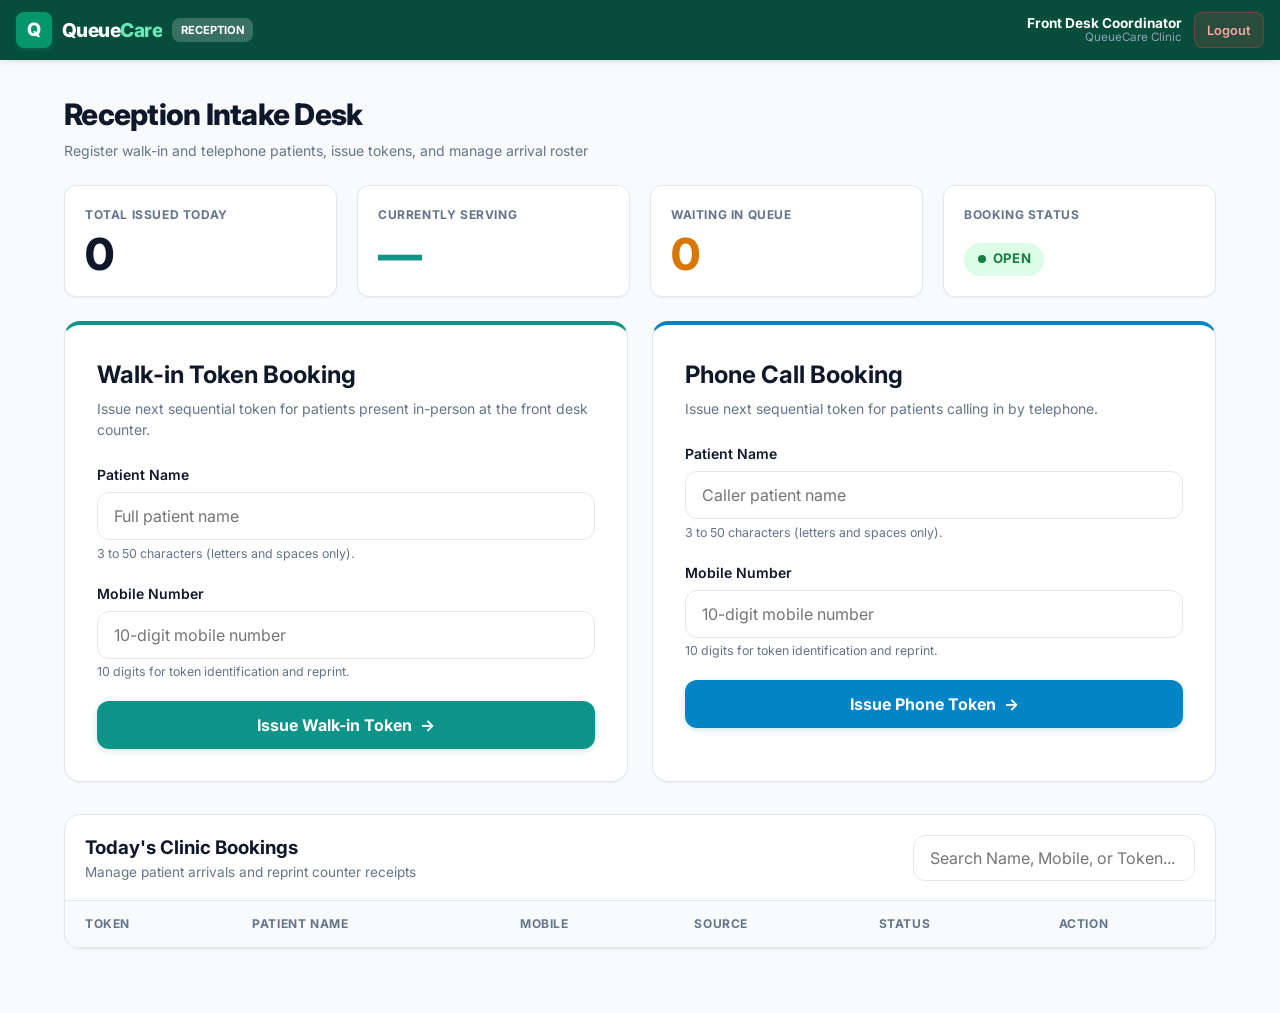
<file: Clinic QueueCare/client/reception.html>
<!DOCTYPE html>
<html lang="en">
<head>
    <meta charset="UTF-8">
    <meta name="viewport" content="width=device-width, initial-scale=1.0, maximum-scale=5.0">
    <title>Reception Desk | Clinic QueueCare</title>
    <link rel="stylesheet" href="css/style.css">
    <script src="https://cdn.socket.io/4.7.5/socket.io.min.js"></script>
    <style>
        .reception-desk-header {
            display: flex;
            align-items: center;
            justify-content: space-between;
            margin-bottom: 1.5rem;
            flex-wrap: wrap;
            gap: 1rem;
        }
        .reception-title h1 {
            font-size: clamp(1.3rem, 3.5vw, 1.85rem);
            font-weight: 800;
            color: var(--text-main);
            letter-spacing: -0.025em;
        }
        .reception-title p {
            color: var(--text-muted);
            font-size: 0.875rem;
            margin-top: 0.2rem;
        }
        .rec-search-wrapper {
            width: 100%;
        }
        @media (min-width: 640px) {
            .rec-search-wrapper {
                width: auto;
                min-width: 280px;
            }
        }
    </style>
</head>
<body>

    <!-- Reception Header -->
    <header class="reception-header">
        <div class="header-container">
            <div style="display:flex; align-items:center; gap:0.6rem; min-width: 0;">
                <a href="reception.html" class="staff-brand" aria-label="Reception Desk Home">
                    <div class="brand-icon" style="background:#059669;">Q</div>
                    <span class="brand-name" style="color:#ffffff;">Queue<span style="color:#6ee7b7;">Care</span></span>
                </a>
                <span class="staff-badge-role" style="background-color: rgba(255,255,255,0.2);">Reception</span>
            </div>

            <div class="staff-user-menu">
                <div class="staff-profile-chip">
                    <div class="name">Front Desk Coordinator</div>
                    <div class="role" id="recClinicName">QueueCare Clinic</div>
                </div>
                <button type="button" id="btnReceptionLogout" class="btn-logout">Logout</button>
            </div>
        </div>
    </header>

    <main class="main-content">

        <!-- Desk Overview Header -->
        <div class="reception-desk-header">
            <div class="reception-title">
                <h1>Reception Intake Desk</h1>
                <p>Register walk-in and telephone patients, issue tokens, and manage arrival roster</p>
            </div>
        </div>

        <!-- Overview Stats Grid (Mobile 2x2, Tablet/Desktop 4x1) -->
        <div class="home-stats-grid" style="margin-bottom: 1.5rem;">
            <div class="stat-card">
                <span class="stat-card-label">Total Issued Today</span>
                <div id="recTotalTokens" class="stat-card-value">0</div>
            </div>
            <div class="stat-card">
                <span class="stat-card-label">Currently Serving</span>
                <div id="recCurrentServing" class="stat-card-value highlight">—</div>
            </div>
            <div class="stat-card">
                <span class="stat-card-label">Waiting in Queue</span>
                <div id="recWaitingCount" class="stat-card-value" style="color:var(--status-waiting);">0</div>
            </div>
            <div class="stat-card">
                <span class="stat-card-label">Booking Status</span>
                <div style="margin-top: 0.5rem;">
                    <span id="recBookingStatusBadge" class="stat-badge badge-open">
                        <span class="status-indicator-dot"></span> OPEN
                    </span>
                </div>
            </div>
        </div>

        <!-- Booking Intake Cards (Walk-in & Phone) -->
        <div class="reception-actions-grid">
            
            <!-- Walk-in Booking Card -->
            <div class="card" style="border-top: 4px solid var(--primary);">
                <div class="card-header">
                    <h2>Walk-in Token Booking</h2>
                    <p>Issue next sequential token for patients present in-person at the front desk counter.</p>
                </div>
                <form id="walkinBookingForm" novalidate>
                    <div class="form-group">
                        <label for="walkinPatientName" class="form-label">Patient Name</label>
                        <input type="text" id="walkinPatientName" name="patient_name" class="form-control" placeholder="Full patient name" required autocomplete="name">
                        <div class="form-hint">3 to 50 characters (letters and spaces only).</div>
                    </div>
                    <div class="form-group">
                        <label for="walkinPatientMobile" class="form-label">Mobile Number</label>
                        <input type="tel" id="walkinPatientMobile" name="patient_mobile" class="form-control" placeholder="10-digit mobile number" maxlength="10" required autocomplete="tel">
                        <div class="form-hint">10 digits for token identification and reprint.</div>
                    </div>
                    <button type="submit" class="btn-primary" style="background-color: var(--primary);">
                        <span>Issue Walk-in Token</span> &rarr;
                    </button>
                </form>
            </div>

            <!-- Phone Booking Card -->
            <div class="card" style="border-top: 4px solid var(--secondary);">
                <div class="card-header">
                    <h2>Phone Call Booking</h2>
                    <p>Issue next sequential token for patients calling in by telephone.</p>
                </div>
                <form id="phoneBookingForm" novalidate>
                    <div class="form-group">
                        <label for="phonePatientName" class="form-label">Patient Name</label>
                        <input type="text" id="phonePatientName" name="patient_name" class="form-control" placeholder="Caller patient name" required autocomplete="name">
                        <div class="form-hint">3 to 50 characters (letters and spaces only).</div>
                    </div>
                    <div class="form-group">
                        <label for="phonePatientMobile" class="form-label">Mobile Number</label>
                        <input type="tel" id="phonePatientMobile" name="patient_mobile" class="form-control" placeholder="10-digit mobile number" maxlength="10" required autocomplete="tel">
                        <div class="form-hint">10 digits for token identification and reprint.</div>
                    </div>
                    <button type="submit" class="btn-primary" style="background-color: var(--secondary);">
                        <span>Issue Phone Token</span> &rarr;
                    </button>
                </form>
            </div>

        </div>

        <!-- Today's Bookings Table with Real-Time Search (Mobile Cards) -->
        <div class="data-table-container">
            <div class="data-table-header">
                <div>
                    <h3>Today's Clinic Bookings</h3>
                    <div style="font-size:0.85rem; color:var(--text-muted);">Manage patient arrivals and reprint counter receipts</div>
                </div>
                <div class="rec-search-wrapper">
                    <input 
                        type="text" 
                        id="recSearchInput" 
                        class="form-control" 
                        placeholder="Search Name, Mobile, or Token..." 
                        style="min-height: 44px;"
                    >
                </div>
            </div>

            <div class="table-responsive">
                <table class="data-table">
                    <thead>
                        <tr>
                            <th>Token</th>
                            <th>Patient Name</th>
                            <th>Mobile</th>
                            <th>Source</th>
                            <th>Status</th>
                            <th>Action</th>
                        </tr>
                    </thead>
                    <tbody id="receptionTableBody">
                        <!-- Populated dynamically with data-label for mobile cards -->
                    </tbody>
                </table>
            </div>
        </div>

    </main>

    <!-- Digital Receipt Modal for Counter Reprinting -->
    <div id="receiptModal" class="modal-backdrop" role="dialog" aria-modal="true" aria-labelledby="receiptClinicName">
        <div class="modal-window">
            <div class="receipt-slip" id="printableReceipt">
                <div class="receipt-header">
                    <div class="receipt-logo" id="receiptClinicName">QUEUECARE CLINIC</div>
                    <div class="receipt-sub">Smart Clinic Queue System</div>
                    <div class="receipt-sub" id="receiptDoctor" style="margin-top:4px; font-weight:600;">Dr. Sarah Jenkins</div>
                </div>

                <div class="receipt-token-hero">
                    <small>PATIENT TOKEN</small>
                    <h1 id="receiptTokenNum">--</h1>
                </div>

                <table class="receipt-details-table">
                    <tr>
                        <td>Patient:</td>
                        <td id="receiptPatientName">--</td>
                    </tr>
                    <tr>
                        <td>Mobile:</td>
                        <td id="receiptMobile">--</td>
                    </tr>
                    <tr>
                        <td>Date:</td>
                        <td id="receiptDate">--</td>
                    </tr>
                    <tr>
                        <td>Time:</td>
                        <td id="receiptTime">--</td>
                    </tr>
                    <tr>
                        <td>Source:</td>
                        <td id="receiptSource">Walk-in</td>
                    </tr>
                    <tr>
                        <td>Status:</td>
                        <td id="receiptStatus">Waiting</td>
                    </tr>
                </table>

                <div class="receipt-footer-notes">
                    <p>Official Clinic Counter Receipt</p>
                    <p style="margin-top: 4px;">Please present this slip at the consultation desk.</p>
                </div>
            </div>

            <div class="modal-actions-bar">
                <button type="button" class="btn-secondary" onclick="printReceipt()">
                    &#128424; Print Receipt
                </button>
                <button type="button" class="btn-secondary" onclick="downloadReceiptPdf()">
                    &#128190; Download PDF
                </button>
                <button type="button" class="btn-secondary" style="background:#f1f5f9;" onclick="closeReceiptModal()">
                    Close
                </button>
            </div>
        </div>
    </div>

    <script src="js/app.js"></script>
    <script src="js/reception.js"></script>
</body>
</html>
</file>
<file: Clinic QueueCare/client/css/style.css>
/* ==========================================================================
   CLINIC QUEUECARE - MASTER DESIGN SYSTEM & RESPONSIVE STYLESHEET
   Mobile-First, Real-World Healthcare SaaS UI/UX
   ========================================================================== */

@import url('https://fonts.googleapis.com/css2?family=Inter:wght@400;500;600;700;800&display=swap');

:root {
  /* Brand & Core Palette */
  --primary: #0d9488;
  --primary-dark: #0f766e;
  --primary-darker: #115e59;
  --primary-light: #ccfbf1;
  --primary-subtle: #f0fdfa;
  --primary-hover: #115e59;

  --secondary: #0284c7;
  --secondary-dark: #0369a1;
  --secondary-light: #e0f2fe;

  --accent-emerald: #059669;
  --accent-emerald-dark: #047857;
  --accent-emerald-light: #d1fae5;

  /* Surfaces & Backgrounds */
  --bg-main: #f8fafc;
  --bg-card: #ffffff;
  --bg-surface: #ffffff;
  --bg-subtle: #f1f5f9;
  --bg-dark: #0f172a;
  --bg-dark-surface: #1e293b;

  /* Typography & Text */
  --text-main: #0f172a;
  --text-muted: #64748b;
  --text-light: #94a3b8;
  --text-inverse: #ffffff;

  /* Borders & Dividers */
  --border-color: #e2e8f0;
  --border-subtle: #edf2f7;
  --border-focus: #0d9488;

  /* Status Colors */
  --status-open: #10b981;
  --status-open-bg: #dcfce7;
  --status-closed: #ef4444;
  --status-closed-bg: #fee2e2;
  --status-waiting: #d97706;
  --status-waiting-bg: #fef3c7;
  --status-serving: #0d9488;
  --status-serving-bg: #ccfbf1;
  --status-completed: #64748b;
  --status-completed-bg: #f1f5f9;

  /* Elevation Shadows */
  --shadow-xs: 0 1px 2px 0 rgba(15, 23, 42, 0.05);
  --shadow-sm: 0 2px 4px 0 rgba(15, 23, 42, 0.06), 0 1px 2px -1px rgba(15, 23, 42, 0.04);
  --shadow-md: 0 4px 6px -1px rgba(15, 23, 42, 0.08), 0 2px 4px -2px rgba(15, 23, 42, 0.05);
  --shadow-lg: 0 10px 15px -3px rgba(15, 23, 42, 0.08), 0 4px 6px -4px rgba(15, 23, 42, 0.04);
  --shadow-xl: 0 20px 25px -5px rgba(15, 23, 42, 0.1), 0 8px 10px -6px rgba(15, 23, 42, 0.05);

  /* Border Radii */
  --radius-xs: 4px;
  --radius-sm: 8px;
  --radius-md: 12px;
  --radius-lg: 16px;
  --radius-xl: 20px;
  --radius-full: 9999px;

  /* Fonts & Transitions */
  --font-sans: 'Inter', -apple-system, BlinkMacSystemFont, "Segoe UI", Roboto, "Helvetica Neue", Arial, sans-serif;
  --transition-fast: all 0.15s cubic-bezier(0.4, 0, 0.2, 1);
  --transition: all 0.22s cubic-bezier(0.4, 0, 0.2, 1);
}

/* ==========================================================================
   RESET & MOBILE-FIRST BASE RULES
   ========================================================================== */

*, *::before, *::after {
  box-sizing: border-box;
  margin: 0;
  padding: 0;
}

html {
  font-size: 16px;
  -webkit-text-size-adjust: 100%;
  scroll-behavior: smooth;
}

body {
  font-family: var(--font-sans);
  background-color: var(--bg-main);
  color: var(--text-main);
  line-height: 1.5;
  -webkit-font-smoothing: antialiased;
  -moz-osx-font-smoothing: grayscale;
  min-height: 100vh;
  min-height: 100dvh;
  display: flex;
  flex-direction: column;
  overflow-x: hidden;
  position: relative;
  width: 100%;
}

body.drawer-open {
  overflow: hidden;
}

img, svg {
  max-width: 100%;
  display: block;
}

a {
  color: var(--primary);
  text-decoration: none;
  transition: var(--transition);
}

button, input, select, textarea {
  font-family: inherit;
  font-size: inherit;
  color: inherit;
}

/* ==========================================================================
   ACCESSIBILITY & UTILITIES
   ========================================================================== */

.sr-only {
  position: absolute;
  width: 1px;
  height: 1px;
  padding: 0;
  margin: -1px;
  overflow: hidden;
  clip: rect(0, 0, 0, 0);
  white-space: nowrap;
  border: 0;
}

:focus-visible {
  outline: 2px solid var(--primary);
  outline-offset: 2px;
}

/* ==========================================================================
   PATIENT HEADER (MOBILE FIRST)
   ========================================================================== */

.patient-header {
  background-color: #ffffff;
  border-bottom: 1px solid var(--border-color);
  position: sticky;
  top: 0;
  z-index: 1000;
  box-shadow: var(--shadow-xs);
  width: 100%;
}

.header-container {
  width: 100%;
  max-width: 1320px;
  margin: 0 auto;
  padding: 0.75rem 1rem;
  display: flex;
  align-items: center;
  justify-content: space-between;
  gap: 0.5rem;
}

.header-left {
  display: flex;
  align-items: center;
  gap: 0.75rem;
  min-width: 0;
}

.hamburger-btn {
  background: #ffffff;
  border: 1px solid var(--border-color);
  border-radius: var(--radius-sm);
  width: 44px;
  height: 44px;
  min-width: 44px;
  display: flex;
  align-items: center;
  justify-content: center;
  cursor: pointer;
  font-size: 1.35rem;
  color: var(--text-main);
  transition: var(--transition);
  touch-action: manipulation;
}

.hamburger-btn:hover, .hamburger-btn:focus-visible {
  background-color: var(--bg-subtle);
  border-color: var(--text-muted);
}

.brand-logo-area {
  display: flex;
  align-items: center;
  gap: 0.5rem;
  text-decoration: none;
  min-width: 0;
}

.brand-icon {
  width: 36px;
  height: 36px;
  min-width: 36px;
  background: linear-gradient(135deg, var(--primary), var(--secondary));
  color: #ffffff;
  border-radius: var(--radius-sm);
  display: flex;
  align-items: center;
  justify-content: center;
  font-weight: 800;
  font-size: 1.15rem;
  box-shadow: 0 2px 5px rgba(13, 148, 136, 0.28);
}

.brand-name {
  font-size: 1.2rem;
  font-weight: 800;
  letter-spacing: -0.025em;
  color: var(--text-main);
  white-space: nowrap;
  overflow: hidden;
  text-overflow: ellipsis;
}

.brand-name span {
  color: var(--primary);
}

.header-right {
  display: flex;
  align-items: center;
  gap: 0.5rem;
}

.btn-header {
  font-size: 0.825rem;
  font-weight: 600;
  padding: 0.45rem 0.8rem;
  border-radius: var(--radius-sm);
  text-decoration: none;
  display: inline-flex;
  align-items: center;
  justify-content: center;
  gap: 0.35rem;
  min-height: 40px;
  transition: var(--transition);
  white-space: nowrap;
}

.btn-doctor-login {
  background-color: transparent;
  color: var(--primary-dark);
  border: 1px solid var(--primary);
}

.btn-doctor-login:hover {
  background-color: var(--primary-light);
}

.btn-reception-login {
  background-color: var(--bg-subtle);
  color: var(--text-main);
  border: 1px solid var(--border-color);
}

.btn-reception-login:hover {
  background-color: var(--border-color);
}

/* Mobile responsive header links */
@media (max-width: 640px) {
  .header-right .btn-header {
    display: none; /* Accessible in the drawer menu on small mobile */
  }
  .header-right .btn-mobile-portal {
    display: inline-flex;
  }
}

@media (min-width: 641px) {
  .header-right .btn-mobile-portal {
    display: none;
  }
}

/* ==========================================================================
   NAVIGATION DRAWER (MOBILE & PATIENT)
   ========================================================================== */

.drawer-overlay {
  position: fixed;
  inset: 0;
  background-color: rgba(15, 23, 42, 0.55);
  backdrop-filter: blur(3px);
  -webkit-backdrop-filter: blur(3px);
  z-index: 2100;
  opacity: 0;
  visibility: hidden;
  transition: opacity 0.25s ease, visibility 0.25s ease;
}

.drawer-overlay.active {
  opacity: 1;
  visibility: visible;
}

.drawer-content {
  position: fixed;
  top: 0;
  left: 0;
  width: 82%;
  max-width: 320px;
  height: 100%;
  height: 100dvh;
  background-color: #ffffff;
  z-index: 2200;
  box-shadow: var(--shadow-xl);
  transform: translateX(-100%);
  transition: transform 0.28s cubic-bezier(0.16, 1, 0.3, 1);
  display: flex;
  flex-direction: column;
  overflow-y: auto;
}

.drawer-overlay.active .drawer-content {
  transform: translateX(0);
}

.drawer-header {
  padding: 1.15rem 1.25rem;
  border-bottom: 1px solid var(--border-color);
  display: flex;
  align-items: center;
  justify-content: space-between;
}

.drawer-close {
  background: var(--bg-subtle);
  border: 1px solid var(--border-color);
  width: 38px;
  height: 38px;
  font-size: 1.35rem;
  color: var(--text-muted);
  cursor: pointer;
  border-radius: var(--radius-sm);
  display: flex;
  align-items: center;
  justify-content: center;
  transition: var(--transition-fast);
}

.drawer-close:hover {
  color: var(--text-main);
  background-color: var(--border-color);
}

.drawer-nav {
  padding: 1rem 0.85rem;
  display: flex;
  flex-direction: column;
  gap: 0.45rem;
  flex: 1;
}

.drawer-link {
  display: flex;
  align-items: center;
  gap: 0.85rem;
  padding: 0.85rem 1rem;
  border-radius: var(--radius-md);
  text-decoration: none;
  color: var(--text-main);
  font-size: 0.95rem;
  font-weight: 500;
  min-height: 48px;
  transition: var(--transition-fast);
}

.drawer-link:hover {
  background-color: var(--bg-subtle);
  color: var(--primary);
}

.drawer-link.active {
  background-color: var(--primary-light);
  color: var(--primary-darker);
  font-weight: 700;
}

.drawer-link-icon {
  font-size: 1.2rem;
  width: 26px;
  display: inline-flex;
  justify-content: center;
  align-items: center;
  flex-shrink: 0;
}

.drawer-staff-section {
  padding: 1rem 0.85rem;
  border-top: 1px solid var(--border-color);
  background-color: var(--bg-main);
}

.drawer-staff-title {
  font-size: 0.75rem;
  text-transform: uppercase;
  letter-spacing: 0.05em;
  font-weight: 700;
  color: var(--text-muted);
  margin-bottom: 0.5rem;
  padding-left: 0.5rem;
}

.drawer-staff-links {
  display: flex;
  flex-direction: column;
  gap: 0.4rem;
}

.drawer-staff-item {
  display: flex;
  align-items: center;
  gap: 0.75rem;
  padding: 0.65rem 0.85rem;
  border-radius: var(--radius-sm);
  font-size: 0.875rem;
  font-weight: 600;
  color: var(--text-main);
  text-decoration: none;
  background-color: #ffffff;
  border: 1px solid var(--border-color);
  min-height: 44px;
}

.drawer-staff-item:hover {
  background-color: var(--bg-subtle);
  border-color: var(--primary);
  color: var(--primary);
}

.drawer-footer {
  padding: 1rem 1.25rem;
  border-top: 1px solid var(--border-color);
  font-size: 0.8rem;
  color: var(--text-muted);
  background-color: #ffffff;
}

/* ==========================================================================
   MAIN VIEW CONTAINER & LAYOUT
   ========================================================================== */

.main-content {
  flex: 1;
  width: 100%;
  max-width: 1200px;
  margin: 0 auto;
  padding: 1.25rem 1rem;
}

@media (min-width: 768px) {
  .main-content {
    padding: 2rem 1.5rem;
  }
}

.view-section {
  display: none;
  width: 100%;
  animation: fadeIn 0.2s ease-in-out;
}

.view-section.active {
  display: block;
}

@keyframes fadeIn {
  from { opacity: 0; transform: translateY(4px); }
  to { opacity: 1; transform: translateY(0); }
}

/* ==========================================================================
   PATIENT HOME PAGE (OVERVIEW ONLY)
   ========================================================================== */

.clinic-hero {
  background: linear-gradient(135deg, #0d9488 0%, #0369a1 100%);
  color: #ffffff;
  padding: 1.5rem 1.25rem;
  border-radius: var(--radius-lg);
  margin-bottom: 1.5rem;
  box-shadow: var(--shadow-md);
  position: relative;
  overflow: hidden;
}

@media (min-width: 768px) {
  .clinic-hero {
    padding: 2.25rem 2rem;
    margin-bottom: 2rem;
  }
}

.hero-info h1 {
  font-size: clamp(1.4rem, 4vw, 2.2rem);
  font-weight: 800;
  line-height: 1.2;
  margin-bottom: 0.45rem;
  letter-spacing: -0.025em;
  overflow-wrap: anywhere;
}

.hero-tagline {
  font-size: 0.95rem;
  opacity: 0.9;
  margin-bottom: 0.85rem;
}

.hero-doctor-badge {
  display: inline-flex;
  align-items: center;
  flex-wrap: wrap;
  gap: 0.4rem;
  background-color: rgba(255, 255, 255, 0.18);
  backdrop-filter: blur(6px);
  -webkit-backdrop-filter: blur(6px);
  padding: 0.35rem 0.85rem;
  border-radius: var(--radius-full);
  font-size: 0.85rem;
  font-weight: 600;
  max-width: 100%;
}

.hero-timings {
  font-size: 0.85rem;
  opacity: 0.92;
  margin-top: 0.65rem;
  display: flex;
  align-items: center;
  gap: 0.4rem;
}

/* Stat Cards Grid (Mobile 1-col, Tablet 2-col, Desktop 4-col) */
.home-stats-grid {
  display: grid;
  grid-template-columns: 1fr;
  gap: 1rem;
  margin-bottom: 2rem;
  width: 100%;
}

@media (min-width: 480px) and (max-width: 767px) {
  .home-stats-grid {
    grid-template-columns: repeat(2, 1fr);
  }
}

@media (min-width: 768px) and (max-width: 1023px) {
  .home-stats-grid {
    grid-template-columns: repeat(2, 1fr);
    gap: 1.25rem;
  }
}

@media (min-width: 1024px) {
  .home-stats-grid {
    grid-template-columns: repeat(4, 1fr);
    gap: 1.25rem;
  }
}

.stat-card {
  background-color: var(--bg-card);
  border: 1px solid var(--border-color);
  border-radius: var(--radius-md);
  padding: 1.25rem;
  box-shadow: var(--shadow-xs);
  display: flex;
  flex-direction: column;
  justify-content: space-between;
  min-width: 0;
  width: 100%;
  transition: var(--transition);
}

.stat-card:hover {
  transform: translateY(-2px);
  box-shadow: var(--shadow-sm);
  border-color: var(--primary-light);
}

.stat-card-label {
  font-size: 0.75rem;
  text-transform: uppercase;
  letter-spacing: 0.05em;
  font-weight: 700;
  color: var(--text-muted);
  margin-bottom: 0.5rem;
  white-space: nowrap;
  overflow: hidden;
  text-overflow: ellipsis;
}

.stat-card-value {
  font-size: clamp(2rem, 5vw, 2.75rem);
  font-weight: 800;
  color: var(--text-main);
  line-height: 1;
  letter-spacing: -0.03em;
}

.stat-card-value.highlight {
  color: var(--primary);
}

/* Status Badges */
.stat-badge {
  display: inline-flex;
  align-items: center;
  gap: 0.45rem;
  padding: 0.4rem 0.85rem;
  border-radius: var(--radius-full);
  font-size: 0.825rem;
  font-weight: 700;
  width: fit-content;
  letter-spacing: 0.02em;
}

.badge-open {
  background-color: var(--status-open-bg);
  color: #15803d;
}

.badge-closed {
  background-color: var(--status-closed-bg);
  color: #b91c1c;
}

.badge-in-progress {
  background-color: #e0f2fe;
  color: #0369a1;
}

.badge-not-started {
  background-color: #fef3c7;
  color: #b45309;
}

.badge-completed {
  background-color: #f1f5f9;
  color: #475569;
}

.badge-waiting {
  background-color: var(--status-waiting-bg);
  color: var(--status-waiting);
}

.badge-serving {
  background-color: var(--status-serving-bg);
  color: var(--primary-dark);
}

.status-indicator-dot {
  width: 8px;
  height: 8px;
  border-radius: 50%;
  background-color: currentColor;
  display: inline-block;
  flex-shrink: 0;
}

.status-indicator-dot.pulse {
  animation: pulseAnimation 1.6s infinite;
}

@keyframes pulseAnimation {
  0% { transform: scale(0.95); opacity: 0.85; }
  50% { transform: scale(1.35); opacity: 1; }
  100% { transform: scale(0.95); opacity: 0.85; }
}

/* ==========================================================================
   CARDS, FORMS & INPUT UX
   ========================================================================== */

.card {
  background-color: var(--bg-card);
  border: 1px solid var(--border-color);
  border-radius: var(--radius-lg);
  padding: 1.25rem;
  box-shadow: var(--shadow-xs);
  width: 100%;
  min-width: 0;
}

@media (min-width: 640px) {
  .card {
    padding: 2rem;
  }
}

.card-header {
  margin-bottom: 1.5rem;
}

.card-header h2 {
  font-size: clamp(1.2rem, 3vw, 1.5rem);
  font-weight: 700;
  color: var(--text-main);
  margin-bottom: 0.35rem;
}

.card-header p {
  color: var(--text-muted);
  font-size: 0.875rem;
}

.booking-view-container {
  max-width: 520px;
  width: 100%;
  margin: 0.5rem auto 1.5rem;
}

.form-group {
  margin-bottom: 1.25rem;
  width: 100%;
}

.form-label {
  display: block;
  font-size: 0.875rem;
  font-weight: 600;
  color: var(--text-main);
  margin-bottom: 0.45rem;
}

.form-control {
  width: 100%;
  min-height: 48px;
  padding: 0.75rem 1rem;
  font-size: 1rem; /* 16px to prevent iOS auto-zoom on mobile */
  font-family: inherit;
  border: 1.5px solid var(--border-color);
  border-radius: var(--radius-md);
  background-color: #ffffff;
  color: var(--text-main);
  transition: var(--transition-fast);
  appearance: none;
  -webkit-appearance: none;
}

.form-control:focus {
  outline: none;
  border-color: var(--border-focus);
  box-shadow: 0 0 0 3px rgba(13, 148, 136, 0.18);
}

.form-hint {
  font-size: 0.775rem;
  color: var(--text-muted);
  margin-top: 0.35rem;
  line-height: 1.35;
}

/* ==========================================================================
   BUTTON UX & STATES
   ========================================================================== */

.btn-primary {
  width: 100%;
  min-height: 48px;
  background-color: var(--primary);
  color: #ffffff;
  border: none;
  padding: 0.85rem 1.25rem;
  font-size: 1rem;
  font-weight: 700;
  border-radius: var(--radius-md);
  cursor: pointer;
  transition: var(--transition);
  display: flex;
  align-items: center;
  justify-content: center;
  gap: 0.5rem;
  box-shadow: 0 2px 6px rgba(13, 148, 136, 0.2);
  touch-action: manipulation;
}

.btn-primary:hover:not(:disabled) {
  background-color: var(--primary-hover);
  box-shadow: 0 4px 12px rgba(13, 148, 136, 0.28);
  transform: translateY(-1px);
}

.btn-primary:active:not(:disabled) {
  transform: translateY(0);
}

.btn-primary:disabled {
  opacity: 0.6;
  cursor: not-allowed;
  transform: none;
}

.btn-secondary {
  background-color: #ffffff;
  color: var(--text-main);
  border: 1px solid var(--border-color);
  padding: 0.55rem 0.95rem;
  font-size: 0.85rem;
  font-weight: 600;
  border-radius: var(--radius-sm);
  cursor: pointer;
  min-height: 40px;
  transition: var(--transition-fast);
  display: inline-flex;
  align-items: center;
  justify-content: center;
  gap: 0.4rem;
  white-space: nowrap;
}

.btn-secondary:hover:not(:disabled) {
  background-color: var(--bg-subtle);
  border-color: var(--text-muted);
}

.btn-secondary:disabled {
  opacity: 0.5;
  cursor: not-allowed;
}

/* Alert Boxes */
.alert-box {
  padding: 0.85rem 1.15rem;
  border-radius: var(--radius-md);
  font-size: 0.875rem;
  font-weight: 500;
  margin-bottom: 1.25rem;
  display: flex;
  align-items: center;
  gap: 0.6rem;
  line-height: 1.4;
  overflow-wrap: anywhere;
}

.alert-warning {
  background-color: var(--status-waiting-bg);
  color: #92400e;
  border: 1px solid #fde68a;
}

.alert-danger {
  background-color: var(--status-closed-bg);
  color: #991b1b;
  border: 1px solid #fecaca;
}

.alert-success {
  background-color: var(--status-open-bg);
  color: #166534;
  border: 1px solid #bbf7d0;
}

/* ==========================================================================
   BOOKING SUCCESS EXPERIENCE CARD
   ========================================================================== */

.booking-success-card {
  text-align: center;
  padding: 2rem 1.5rem;
  background-color: #ffffff;
  border: 1.5px solid #bbf7d0;
  border-radius: var(--radius-lg);
  box-shadow: var(--shadow-sm);
  margin-top: 1rem;
}

.booking-success-icon {
  width: 64px;
  height: 64px;
  background-color: #dcfce7;
  color: #15803d;
  border-radius: var(--radius-full);
  display: inline-flex;
  align-items: center;
  justify-content: center;
  font-size: 2rem;
  margin-bottom: 1rem;
}

.booking-success-title {
  font-size: 1.35rem;
  font-weight: 800;
  color: var(--text-main);
  margin-bottom: 0.25rem;
}

.booking-success-token-hero {
  margin: 1.25rem auto;
  padding: 1rem 1.5rem;
  background: linear-gradient(135deg, var(--primary-light), #e0f2fe);
  border-radius: var(--radius-md);
  border: 1px solid var(--primary-light);
  display: inline-flex;
  flex-direction: column;
  align-items: center;
  min-width: 180px;
}

.booking-success-token-hero small {
  font-size: 0.75rem;
  font-weight: 700;
  letter-spacing: 0.08em;
  text-transform: uppercase;
  color: var(--primary-dark);
}

.booking-success-token-hero .token-num {
  font-size: 3rem;
  font-weight: 900;
  line-height: 1;
  color: var(--primary-darker);
  margin-top: 0.2rem;
}

.booking-success-patient-name {
  font-size: 1.15rem;
  font-weight: 700;
  color: var(--text-main);
  margin-bottom: 0.35rem;
}

.booking-success-notes {
  color: var(--text-muted);
  font-size: 0.875rem;
  margin-bottom: 1.5rem;
}

.booking-success-actions {
  display: flex;
  flex-direction: column;
  gap: 0.75rem;
}

@media (min-width: 480px) {
  .booking-success-actions {
    flex-direction: row;
    justify-content: center;
  }
  .booking-success-actions .btn-secondary,
  .booking-success-actions .btn-primary {
    width: auto;
  }
}

/* ==========================================================================
   MY BOOKINGS VIEW
   ========================================================================== */

.my-bookings-container {
  max-width: 820px;
  margin: 0 auto;
  width: 100%;
}

.section-title-bar {
  display: flex;
  align-items: center;
  justify-content: space-between;
  flex-wrap: wrap;
  gap: 0.75rem;
  margin-bottom: 1.25rem;
}

.section-title-bar h2 {
  font-size: clamp(1.25rem, 3vw, 1.6rem);
  font-weight: 800;
  color: var(--text-main);
}

.booking-cards-list {
  display: flex;
  flex-direction: column;
  gap: 0.85rem;
}

.booking-card {
  background-color: var(--bg-card);
  border: 1px solid var(--border-color);
  border-radius: var(--radius-md);
  padding: 1.15rem 1.25rem;
  box-shadow: var(--shadow-xs);
  display: flex;
  flex-direction: column;
  gap: 1rem;
  transition: var(--transition);
  width: 100%;
}

@media (min-width: 640px) {
  .booking-card {
    flex-direction: row;
    align-items: center;
    justify-content: space-between;
  }
}

.booking-card:hover {
  border-color: var(--primary-light);
  box-shadow: var(--shadow-sm);
}

.booking-card-left {
  display: flex;
  align-items: center;
  gap: 1rem;
  min-width: 0;
}

.token-circle {
  width: 54px;
  height: 54px;
  min-width: 54px;
  background-color: var(--primary-light);
  color: var(--primary-dark);
  border-radius: var(--radius-full);
  display: flex;
  flex-direction: column;
  align-items: center;
  justify-content: center;
  font-weight: 800;
  font-size: 1.3rem;
  line-height: 1;
  flex-shrink: 0;
}

.token-circle small {
  font-size: 0.6rem;
  font-weight: 700;
  text-transform: uppercase;
  color: var(--primary-dark);
}

.booking-patient-info {
  min-width: 0;
}

.booking-patient-info h3 {
  font-size: 1.05rem;
  font-weight: 700;
  color: var(--text-main);
  overflow-wrap: anywhere;
}

.booking-meta {
  font-size: 0.8rem;
  color: var(--text-muted);
  display: flex;
  align-items: center;
  flex-wrap: wrap;
  gap: 0.5rem;
  margin-top: 0.2rem;
}

.booking-card-actions {
  display: flex;
  align-items: center;
  flex-wrap: wrap;
  gap: 0.5rem;
  width: 100%;
}

@media (min-width: 640px) {
  .booking-card-actions {
    width: auto;
    justify-content: flex-end;
  }
}

.booking-card-actions .btn-secondary {
  flex: 1;
}

@media (min-width: 640px) {
  .booking-card-actions .btn-secondary {
    flex: initial;
  }
}

/* Empty States */
.empty-state {
  text-align: center;
  padding: 3rem 1.5rem;
  background-color: #ffffff;
  border: 1px dashed var(--border-color);
  border-radius: var(--radius-lg);
}

.empty-state-icon {
  font-size: 2.75rem;
  color: var(--text-light);
  margin-bottom: 0.75rem;
}

.empty-state h3 {
  font-size: 1.15rem;
  font-weight: 700;
  margin-bottom: 0.35rem;
}

.empty-state p {
  color: var(--text-muted);
  font-size: 0.875rem;
  margin-bottom: 1.25rem;
}

/* ==========================================================================
   QUEUE PROGRESS VIEW (INTERACTIVE PATIENT PAGE)
   ========================================================================== */

.queue-progress-container {
  max-width: 860px;
  margin: 0 auto;
  width: 100%;
}

.token-selector-bar {
  background-color: #ffffff;
  border: 1px solid var(--border-color);
  border-radius: var(--radius-md);
  padding: 1rem 1.25rem;
  margin-bottom: 1.25rem;
  display: flex;
  align-items: stretch;
  flex-direction: column;
  gap: 0.75rem;
}

@media (min-width: 640px) {
  .token-selector-bar {
    flex-direction: row;
    align-items: center;
    justify-content: space-between;
  }
}

.token-selector-left {
  display: flex;
  flex-direction: column;
  gap: 0.4rem;
}

@media (min-width: 480px) {
  .token-selector-left {
    flex-direction: row;
    align-items: center;
    gap: 0.75rem;
  }
}

.token-selector-left select {
  min-height: 44px;
}

.progress-hero-grid {
  display: grid;
  grid-template-columns: repeat(2, 1fr);
  gap: 0.85rem;
  margin-bottom: 1.5rem;
  width: 100%;
}

@media (min-width: 768px) {
  .progress-hero-grid {
    grid-template-columns: repeat(4, 1fr);
    gap: 1rem;
  }
}

.progress-metric-card {
  background-color: #ffffff;
  border: 1px solid var(--border-color);
  border-radius: var(--radius-md);
  padding: 1rem;
  text-align: center;
  box-shadow: var(--shadow-xs);
  min-width: 0;
}

.progress-metric-label {
  font-size: 0.7rem;
  text-transform: uppercase;
  letter-spacing: 0.05em;
  font-weight: 700;
  color: var(--text-muted);
  margin-bottom: 0.4rem;
  white-space: nowrap;
  overflow: hidden;
  text-overflow: ellipsis;
}

.progress-metric-value {
  font-size: clamp(1.8rem, 4vw, 2.5rem);
  font-weight: 800;
  line-height: 1.1;
  color: var(--text-main);
}

.timeline-card {
  background-color: #ffffff;
  border: 1px solid var(--border-color);
  border-radius: var(--radius-md);
  padding: 1.25rem;
  margin-bottom: 1.25rem;
  box-shadow: var(--shadow-xs);
}

.timeline-card h3 {
  font-size: 1.05rem;
  font-weight: 700;
  margin-bottom: 0.85rem;
}

.live-queue-tokens-flow {
  display: flex;
  align-items: center;
  gap: 0.65rem;
  overflow-x: auto;
  padding: 0.5rem 0.25rem 0.75rem;
  -webkit-overflow-scrolling: touch;
}

.queue-flow-item {
  flex-shrink: 0;
  min-width: 78px;
  padding: 0.75rem 0.5rem;
  text-align: center;
  border-radius: var(--radius-md);
  border: 1.5px solid var(--border-color);
  background-color: var(--bg-main);
  transition: var(--transition-fast);
}

.queue-flow-item.is-serving {
  background-color: var(--primary-light);
  border-color: var(--primary);
  box-shadow: 0 0 0 2px var(--primary);
}

.queue-flow-item.is-your-token {
  border-color: #f59e0b;
  box-shadow: 0 0 0 2px #f59e0b;
  background-color: #fffbeb;
}

.queue-flow-token-num {
  font-size: 1.35rem;
  font-weight: 800;
  line-height: 1.1;
}

.queue-flow-label {
  font-size: 0.7rem;
  font-weight: 700;
  text-transform: uppercase;
  margin-top: 0.2rem;
}

/* ==========================================================================
   DIGITAL RECEIPT & THERMAL SLIP MODAL
   ========================================================================== */

.modal-backdrop {
  position: fixed;
  inset: 0;
  background-color: rgba(15, 23, 42, 0.65);
  backdrop-filter: blur(3px);
  -webkit-backdrop-filter: blur(3px);
  z-index: 3000;
  display: flex;
  align-items: center;
  justify-content: center;
  padding: 1rem;
  opacity: 0;
  visibility: hidden;
  transition: opacity 0.2s ease, visibility 0.2s ease;
  overflow-y: auto;
}

.modal-backdrop.active {
  opacity: 1;
  visibility: visible;
}

.modal-window {
  background-color: #ffffff;
  border-radius: var(--radius-lg);
  max-width: 420px;
  width: 100%;
  box-shadow: var(--shadow-xl);
  overflow: hidden;
  display: flex;
  flex-direction: column;
  max-height: calc(100dvh - 2rem);
  animation: modalPop 0.25s cubic-bezier(0.16, 1, 0.3, 1);
}

@keyframes modalPop {
  from { transform: scale(0.95); opacity: 0; }
  to { transform: scale(1); opacity: 1; }
}

.receipt-slip {
  padding: 1.75rem 1.5rem;
  background-color: #ffffff;
  font-family: 'Courier New', Courier, monospace;
  color: #1e293b;
  overflow-y: auto;
}

.receipt-header {
  text-align: center;
  border-bottom: 2px dashed #cbd5e1;
  padding-bottom: 1rem;
  margin-bottom: 1rem;
}

.receipt-logo {
  font-size: 1.3rem;
  font-weight: 800;
  letter-spacing: 0.08em;
  overflow-wrap: anywhere;
}

.receipt-sub {
  font-size: 0.8rem;
  color: #64748b;
  margin-top: 0.2rem;
  overflow-wrap: anywhere;
}

.receipt-token-hero {
  text-align: center;
  margin: 1rem 0;
  padding: 0.85rem;
  background-color: #f8fafc;
  border-radius: var(--radius-md);
  border: 1px solid #cbd5e1;
}

.receipt-token-hero small {
  font-size: 0.75rem;
  font-weight: 700;
  letter-spacing: 0.1em;
  text-transform: uppercase;
  color: #475569;
}

.receipt-token-hero h1 {
  font-size: 3rem;
  font-weight: 900;
  color: #0f172a;
  line-height: 1;
  margin-top: 0.25rem;
}

.receipt-details-table {
  width: 100%;
  font-size: 0.875rem;
  margin-bottom: 1rem;
  border-collapse: collapse;
}

.receipt-details-table td {
  padding: 0.35rem 0;
}

.receipt-details-table td:first-child {
  color: #64748b;
  font-weight: 600;
  width: 40%;
}

.receipt-details-table td:last-child {
  font-weight: 700;
  text-align: right;
  color: #0f172a;
  overflow-wrap: anywhere;
}

.receipt-footer-notes {
  text-align: center;
  border-top: 2px dashed #cbd5e1;
  padding-top: 0.85rem;
  font-size: 0.775rem;
  color: #64748b;
}

.modal-actions-bar {
  background-color: #f8fafc;
  padding: 0.85rem 1.25rem;
  border-top: 1px solid var(--border-color);
  display: flex;
  align-items: center;
  justify-content: flex-end;
  flex-wrap: wrap;
  gap: 0.5rem;
}

.modal-actions-bar .btn-secondary {
  flex: 1;
}

@media (min-width: 400px) {
  .modal-actions-bar .btn-secondary {
    flex: initial;
  }
}

/* ==========================================================================
   STAFF PORTALS: DOCTOR & RECEPTION COMMON STYLES
   ========================================================================== */

.staff-header {
  background-color: var(--bg-dark);
  color: #ffffff;
  position: sticky;
  top: 0;
  z-index: 1000;
  box-shadow: var(--shadow-md);
  width: 100%;
}

.staff-header .header-container {
  display: flex;
  align-items: center;
  justify-content: space-between;
  padding: 0.75rem 1rem;
  gap: 0.75rem;
}

.staff-brand {
  display: flex;
  align-items: center;
  gap: 0.6rem;
  color: #ffffff;
  text-decoration: none;
  min-width: 0;
}

.staff-badge-role {
  font-size: 0.7rem;
  font-weight: 700;
  text-transform: uppercase;
  padding: 0.2rem 0.55rem;
  border-radius: var(--radius-sm);
  background-color: rgba(255, 255, 255, 0.16);
  white-space: nowrap;
}

.staff-user-menu {
  display: flex;
  align-items: center;
  gap: 0.75rem;
  min-width: 0;
}

.staff-profile-chip {
  text-align: right;
  line-height: 1.2;
  min-width: 0;
}

.staff-profile-chip .name {
  font-weight: 700;
  font-size: 0.85rem;
  white-space: nowrap;
  overflow: hidden;
  text-overflow: ellipsis;
  max-width: 140px;
}

@media (min-width: 640px) {
  .staff-profile-chip .name {
    max-width: 260px;
  }
}

.staff-profile-chip .role {
  font-size: 0.725rem;
  color: #94a3b8;
  white-space: nowrap;
  overflow: hidden;
  text-overflow: ellipsis;
  max-width: 140px;
}

@media (min-width: 640px) {
  .staff-profile-chip .role {
    max-width: 260px;
  }
}

.btn-logout {
  background-color: rgba(239, 68, 68, 0.15);
  color: #fca5a5;
  border: 1px solid rgba(239, 68, 68, 0.3);
  padding: 0.35rem 0.75rem;
  border-radius: var(--radius-sm);
  font-size: 0.8rem;
  font-weight: 600;
  cursor: pointer;
  min-height: 36px;
  transition: var(--transition-fast);
  white-space: nowrap;
}

.btn-logout:hover {
  background-color: rgba(239, 68, 68, 0.3);
  color: #ffffff;
}

/* ==========================================================================
   DOCTOR DASHBOARD TABS & SIDEBAR DRAWER
   ========================================================================== */

.doctor-nav-tabs {
  display: flex;
  gap: 0.5rem;
  border-bottom: 2px solid var(--border-color);
  margin-bottom: 1.5rem;
  overflow-x: auto;
  -webkit-overflow-scrolling: touch;
  padding-bottom: 2px;
}

.doctor-tab-btn {
  background: none;
  border: none;
  padding: 0.75rem 1rem;
  font-size: 0.9rem;
  font-weight: 600;
  color: var(--text-muted);
  cursor: pointer;
  border-bottom: 3px solid transparent;
  margin-bottom: -2px;
  transition: var(--transition-fast);
  white-space: nowrap;
  min-height: 44px;
}

.doctor-tab-btn:hover {
  color: var(--primary);
}

.doctor-tab-btn.active {
  color: var(--primary);
  border-bottom-color: var(--primary);
  font-weight: 700;
}

.doctor-tab-pane {
  display: none;
  animation: fadeIn 0.2s ease;
}

.doctor-tab-pane.active {
  display: block;
}

/* Doctor Controls Card */
.controls-card {
  background-color: #ffffff;
  border: 1px solid var(--border-color);
  border-radius: var(--radius-lg);
  padding: 1.25rem;
  margin-bottom: 1.5rem;
  box-shadow: var(--shadow-xs);
}

@media (min-width: 640px) {
  .controls-card {
    padding: 1.75rem;
  }
}

.doctor-actions-grid {
  display: grid;
  grid-template-columns: 1fr;
  gap: 0.85rem;
  margin-top: 1.25rem;
}

@media (min-width: 640px) {
  .doctor-actions-grid {
    grid-template-columns: repeat(3, 1fr);
  }
}

.btn-control {
  padding: 0.95rem 1.25rem;
  border-radius: var(--radius-md);
  font-size: 0.95rem;
  font-weight: 700;
  border: none;
  cursor: pointer;
  display: flex;
  flex-direction: row;
  align-items: center;
  justify-content: center;
  gap: 0.5rem;
  min-height: 52px;
  transition: var(--transition);
  touch-action: manipulation;
}

@media (min-width: 640px) {
  .btn-control {
    flex-direction: column;
    padding: 1.15rem 1rem;
    min-height: 80px;
  }
}

.btn-control-next {
  background-color: var(--primary);
  color: #ffffff;
  box-shadow: 0 3px 8px rgba(13, 148, 136, 0.25);
}

.btn-control-next:hover:not(:disabled) {
  background-color: var(--primary-hover);
  transform: translateY(-2px);
  box-shadow: 0 6px 14px rgba(13, 148, 136, 0.32);
}

.btn-control-complete {
  background-color: var(--secondary);
  color: #ffffff;
}

.btn-control-complete:hover:not(:disabled) {
  background-color: var(--secondary-dark);
  transform: translateY(-2px);
}

.btn-control-undo {
  background-color: var(--bg-subtle);
  color: #334155;
  border: 1px solid #cbd5e1;
}

.btn-control-undo:hover:not(:disabled) {
  background-color: #e2e8f0;
}

.btn-control-reset {
  background-color: #fff1f2;
  color: #e11d48;
  border: 1.5px solid #fecdd3;
  width: 100%;
}

.btn-control-reset:hover:not(:disabled) {
  background-color: #ffe4e6;
  border-color: #fda4af;
  color: #be123c;
  transform: translateY(-2px);
  box-shadow: 0 4px 10px rgba(225, 29, 72, 0.16);
}

.btn-control:disabled {
  opacity: 0.5;
  cursor: not-allowed;
  transform: none !important;
}

.history-filter-controls {
  display: flex;
  align-items: center;
  gap: 0.5rem;
  flex-wrap: wrap;
}

@media (max-width: 640px) {
  .history-filter-controls {
    width: 100%;
    display: grid;
    grid-template-columns: 1fr 1fr;
    gap: 0.5rem;
  }
  .history-filter-controls label {
    grid-column: span 2;
  }
  .history-filter-controls input[type="date"] {
    grid-column: span 2;
    width: 100% !important;
  }
  .history-filter-controls select {
    grid-column: span 2;
    width: 100% !important;
  }
}

/* ==========================================================================
   RESPONSIVE DATA TABLE TO CARDS (NO HORIZONTAL SCROLLING!)
   ========================================================================== */

.data-table-container {
  background-color: #ffffff;
  border: 1px solid var(--border-color);
  border-radius: var(--radius-lg);
  overflow: hidden;
  box-shadow: var(--shadow-xs);
  margin-bottom: 2rem;
  width: 100%;
}

.data-table-header {
  padding: 1.15rem 1.25rem;
  border-bottom: 1px solid var(--border-color);
  display: flex;
  align-items: stretch;
  flex-direction: column;
  gap: 0.75rem;
}

@media (min-width: 640px) {
  .data-table-header {
    flex-direction: row;
    align-items: center;
    justify-content: space-between;
  }
}

.table-responsive {
  width: 100%;
  overflow-x: auto;
}

.data-table {
  width: 100%;
  border-collapse: collapse;
  text-align: left;
  font-size: 0.9rem;
}

.data-table th {
  background-color: #f8fafc;
  color: var(--text-muted);
  font-weight: 700;
  text-transform: uppercase;
  font-size: 0.75rem;
  letter-spacing: 0.05em;
  padding: 0.85rem 1.25rem;
  border-bottom: 1px solid var(--border-color);
  white-space: nowrap;
}

.data-table td {
  padding: 0.95rem 1.25rem;
  border-bottom: 1px solid var(--border-color);
  color: var(--text-main);
  vertical-align: middle;
}

.data-table tr:last-child td {
  border-bottom: none;
}

.data-table tr:hover td {
  background-color: #f8fafc;
}

/* CRITICAL MOBILE TABLE-TO-CARD TRANSFORMATION */
@media (max-width: 767px) {
  .table-responsive {
    overflow-x: visible;
  }

  .data-table,
  .data-table thead,
  .data-table tbody,
  .data-table th,
  .data-table td,
  .data-table tr {
    display: block;
    width: 100%;
  }

  .data-table thead tr {
    position: absolute;
    top: -9999px;
    left: -9999px;
  }

  .data-table tbody {
    padding: 0.85rem;
  }

  .data-table tr {
    background-color: #ffffff;
    border: 1px solid var(--border-color);
    border-radius: var(--radius-md);
    margin-bottom: 0.85rem;
    padding: 0.85rem 1rem;
    box-shadow: var(--shadow-xs);
    position: relative;
  }

  .data-table td {
    border: none;
    border-bottom: 1px solid #f1f5f9;
    display: flex;
    align-items: center;
    justify-content: space-between;
    padding: 0.5rem 0;
    font-size: 0.875rem;
    text-align: right;
  }

  .data-table td:last-child {
    border-bottom: none;
    padding-top: 0.75rem;
    justify-content: flex-end;
  }

  .data-table td::before {
    content: attr(data-label);
    font-weight: 700;
    color: var(--text-muted);
    font-size: 0.75rem;
    text-transform: uppercase;
    letter-spacing: 0.04em;
    text-align: left;
    padding-right: 0.75rem;
    flex-shrink: 0;
  }
}

/* ==========================================================================
   RECEPTION DESK SPECIFIC STYLES
   ========================================================================== */

.reception-header {
  background-color: #064e3b;
  color: #ffffff;
  position: sticky;
  top: 0;
  z-index: 1000;
  box-shadow: var(--shadow-md);
  width: 100%;
}

.reception-header .header-container {
  display: flex;
  align-items: center;
  justify-content: space-between;
  padding: 0.75rem 1rem;
  gap: 0.75rem;
}

.reception-actions-grid {
  display: grid;
  grid-template-columns: 1fr;
  gap: 1.25rem;
  margin-bottom: 2rem;
  width: 100%;
}

@media (min-width: 768px) {
  .reception-actions-grid {
    grid-template-columns: repeat(2, 1fr);
    gap: 1.5rem;
  }
}

/* ==========================================================================
   STAFF LOGIN PAGES (MODERN SAAS CARD)
   ========================================================================== */

.login-page {
  min-height: 100vh;
  min-height: 100dvh;
  display: flex;
  align-items: center;
  justify-content: center;
  padding: 1.25rem;
  background-color: var(--bg-dark);
}

.login-card {
  background-color: #ffffff;
  border-radius: var(--radius-lg);
  max-width: 440px;
  width: 100%;
  padding: 1.75rem;
  box-shadow: var(--shadow-xl);
}

@media (min-width: 480px) {
  .login-card {
    padding: 2.5rem;
  }
}

.login-header {
  text-align: center;
  margin-bottom: 1.75rem;
}

.login-header .icon {
  width: 54px;
  height: 54px;
  border-radius: var(--radius-md);
  display: inline-flex;
  align-items: center;
  justify-content: center;
  font-size: 1.85rem;
  margin-bottom: 0.75rem;
}

.login-header h2 {
  font-size: 1.5rem;
  font-weight: 800;
  color: var(--text-main);
  letter-spacing: -0.02em;
}

.login-header p {
  color: var(--text-muted);
  font-size: 0.875rem;
  margin-top: 0.35rem;
}

.back-link {
  display: block;
  text-align: center;
  margin-top: 1.5rem;
  font-size: 0.85rem;
  color: var(--text-muted);
  text-decoration: none;
  font-weight: 500;
  transition: var(--transition-fast);
}

.back-link:hover {
  color: var(--primary);
}

/* ==========================================================================
   GLOBAL TOAST NOTIFICATIONS (MOBILE SAFE)
   ========================================================================== */

.toast-container {
  position: fixed;
  bottom: 1.25rem;
  left: 50%;
  transform: translateX(-50%);
  z-index: 4000;
  display: flex;
  flex-direction: column;
  gap: 0.5rem;
  width: calc(100% - 2rem);
  max-width: 420px;
  pointer-events: none;
}

@media (min-width: 640px) {
  .toast-container {
    left: auto;
    right: 1.5rem;
    transform: none;
    width: 380px;
  }
}

.toast {
  background-color: #ffffff;
  border-radius: var(--radius-md);
  padding: 0.85rem 1.15rem;
  box-shadow: var(--shadow-xl);
  border: 1px solid var(--border-color);
  border-left: 4.5px solid var(--primary);
  display: flex;
  align-items: center;
  justify-content: space-between;
  gap: 0.75rem;
  font-size: 0.875rem;
  font-weight: 500;
  color: var(--text-main);
  animation: slideUpToast 0.24s cubic-bezier(0.16, 1, 0.3, 1);
  pointer-events: auto;
  overflow-wrap: anywhere;
}

.toast.toast-error {
  border-left-color: #ef4444;
}

.toast.toast-success {
  border-left-color: #10b981;
}

.toast.toast-warning {
  border-left-color: #f59e0b;
}

.toast-close {
  background: none;
  border: none;
  font-size: 1.25rem;
  color: var(--text-muted);
  cursor: pointer;
  padding: 0.2rem;
  line-height: 1;
}

.toast-close:hover {
  color: var(--text-main);
}

@keyframes slideUpToast {
  from { transform: translateY(16px); opacity: 0; }
  to { transform: translateY(0); opacity: 1; }
}

/* ==========================================================================
   PATIENT FOOTER
   ========================================================================== */

.patient-footer {
  background-color: #ffffff;
  border-top: 1px solid var(--border-color);
  padding: 1.5rem 1rem;
  margin-top: auto;
  text-align: center;
  width: 100%;
}

.footer-content {
  max-width: 1200px;
  margin: 0 auto;
  display: flex;
  flex-direction: column;
  align-items: center;
  gap: 0.35rem;
}

.footer-brand {
  font-weight: 700;
  font-size: 0.95rem;
  color: var(--text-main);
}

.footer-desc {
  font-size: 0.8rem;
  color: var(--text-muted);
}

/* ==========================================================================
   PRINT MEDIA RULES
   ========================================================================== */

@media print {
  body * {
    visibility: hidden;
  }
  .receipt-slip, .receipt-slip * {
    visibility: visible;
  }
  .modal-backdrop {
    position: static;
    background: transparent;
    padding: 0;
  }
  .modal-window {
    box-shadow: none;
    max-width: 100%;
    border: none;
  }
  .modal-actions-bar,
  .patient-header,
  .patient-footer,
  .staff-header,
  .toast-container {
    display: none !important;
  }
  .receipt-slip {
    position: absolute;
    left: 0;
    top: 0;
    width: 320px;
    margin: 0 auto;
    padding: 12px;
    border: 1px solid #94a3b8;
  }
}
</file>
